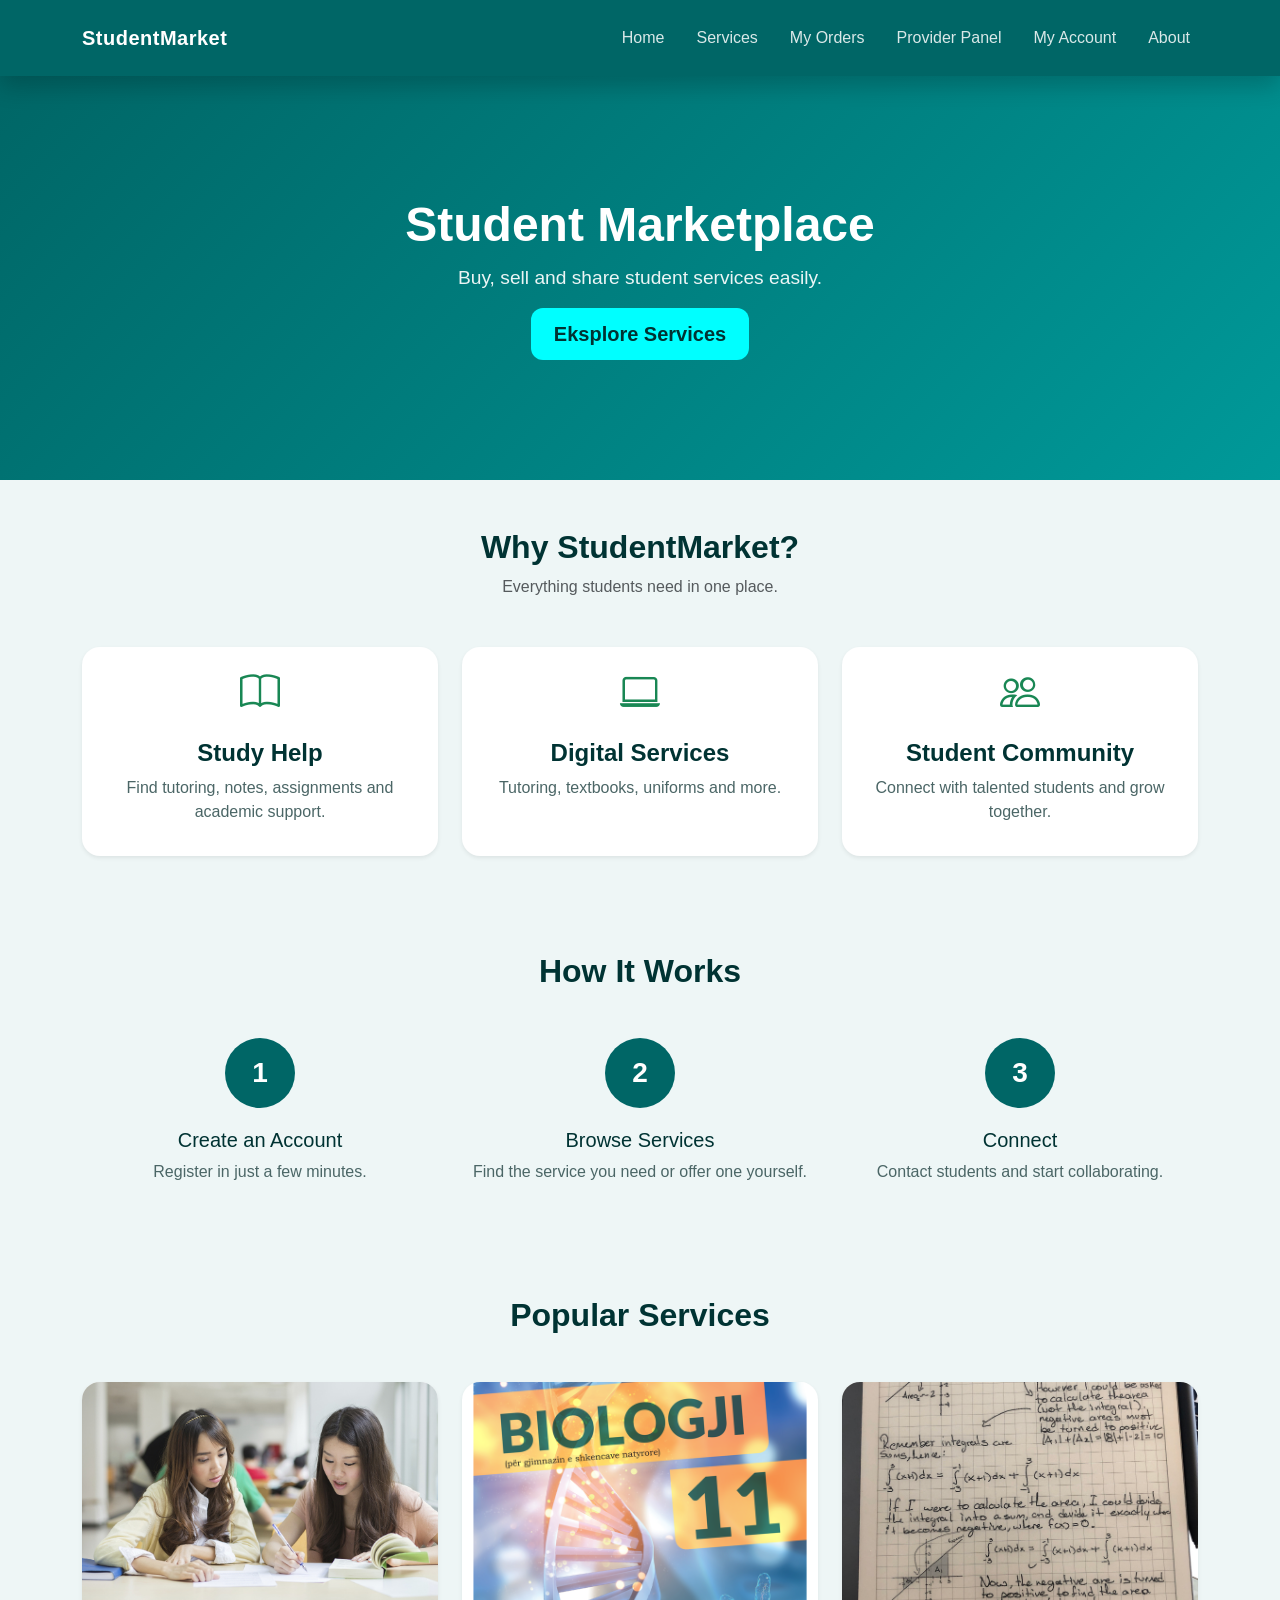
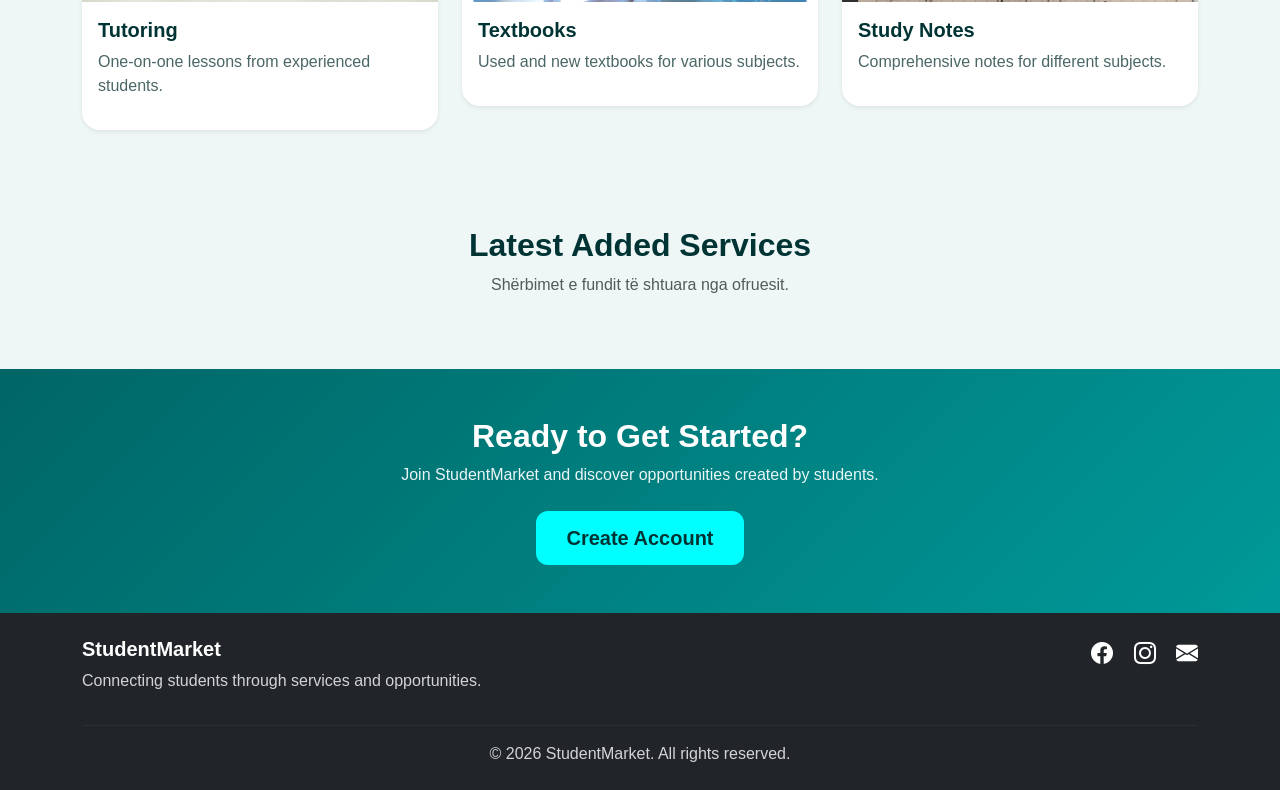
<file: SMcode/index.html>
<!DOCTYPE html>
<html lang="en">
<head>
  <meta charset="UTF-8">
  <meta name="viewport" content="width=device-width, initial-scale=1.0">
  <title>StudentMarket</title>

  <link href="https://cdn.jsdelivr.net/npm/bootstrap@5.3.3/dist/css/bootstrap.min.css" rel="stylesheet">
  <link rel="stylesheet" href="https://cdn.jsdelivr.net/npm/bootstrap-icons@1.11.1/font/bootstrap-icons.css">

  <link rel="stylesheet" href="css/style.css">
</head>

<body>

<nav class="navbar navbar-expand-lg navbar-dark custom-navbar sticky-top">
  <div class="container">
    <a class="navbar-brand" href="index.html">StudentMarket</a>

    <button class="navbar-toggler" type="button" data-bs-toggle="collapse" data-bs-target="#navMenu">
      <span class="navbar-toggler-icon"></span>
    </button>

    <div class="collapse navbar-collapse" id="navMenu">
      <ul class="navbar-nav ms-auto gap-3">
        <li class="nav-item"><a class="nav-link" href="index.html">Home</a></li>
        <li class="nav-item"><a class="nav-link" href="services.html">Services</a></li>
        <li class="nav-item"><a class="nav-link" href="my-orders.html">My Orders</a></li>
        <li class="nav-item"><a class="nav-link" href="provider.html">Provider Panel</a></li>
        <li class="nav-item"><a class="nav-link" href="myaccount.html">My Account</a></li>
        <li class="nav-item"><a class="nav-link" href="about.html">About</a></li>
      </ul>
    </div>
  </div>
</nav>


<!-- HERO -->
<section class="hero">
  <div class="container text-center text-white">

    <h1 class="hero-title">Student Marketplace</h1>

    <p class="hero-text">
      Buy, sell and share student services easily.
    </p>

    <a href="services.html" class="btn btn-main btn-lg">
      Eksplore Services
    </a>

  </div>
</section>

<!-- FEATURES -->
<section class="py-5">
  <div class="container">

    <div class="text-center mb-5">
      <h2>Why StudentMarket?</h2>
      <p class="text-muted">
        Everything students need in one place.
      </p>
    </div>

    <div class="row g-4">

      <div class="col-md-4">
        <div class="card h-100 text-center shadow-sm">
          <div class="card-body">
            <i class="bi bi-book fs-1 text-success"></i>
            <h4 class="mt-3">Study Help</h4>
            <p>Find tutoring, notes, assignments and academic support.</p>
          </div>
        </div>
      </div>

      <div class="col-md-4">
        <div class="card h-100 text-center shadow-sm">
          <div class="card-body">
            <i class="bi bi-laptop fs-1 text-success"></i>
            <h4 class="mt-3">Digital Services</h4>
            <p>Tutoring, textbooks, uniforms and more.</p>
          </div>
        </div>

      </div>

      <div class="col-md-4">
        <div class="card h-100 text-center shadow-sm">
          <div class="card-body">
            <i class="bi bi-people fs-1 text-success"></i>
            <h4 class="mt-3">Student Community</h4>
            <p>Connect with talented students and grow together.</p>
          </div>
        </div>
      </div>

    </div>

  </div>
</section>

<!-- HOW IT WORKS -->
<section class="bg-light py-5">
  <div class="container">

    <div class="text-center mb-5">
      <h2>How It Works</h2>
    </div>

    <div class="row text-center">

      <div class="col-md-4">
        <h3>1</h3>
        <h5>Create an Account</h5>
        <p>Register in just a few minutes.</p>
      </div>

      <div class="col-md-4">
        <h3>2</h3>
        <h5>Browse Services</h5>
        <p>Find the service you need or offer one yourself.</p>
      </div>

      <div class="col-md-4">
        <h3>3</h3>
        <h5>Connect</h5>
        <p>Contact students and start collaborating.</p>
      </div>

    </div>

  </div>
</section>

<!-- FEATURED SERVICES -->
<section class="py-5">
  <div class="container">

    <div class="text-center mb-5">
      <h2>Popular Services</h2>
    </div>

    <div class="row g-4">

      <div class="col-md-4">
        <div class="card shadow-sm">
          <img src="images/tutoring1.jpg" class="card-img-top" alt="">
          <div class="card-body">
            <h5>Tutoring</h5>
            <p>One-on-one lessons from experienced students.</p>
          </div>
        </div>
      </div>

      <div class="col-md-4">
        <div class="card shadow-sm">
          <img src="images/biologjia.png" class="card-img-top" alt="">
          <div class="card-body">
            <h5>Textbooks</h5>
            <p>Used and new textbooks for various subjects.</p>
          </div>
        </div>
      </div>

      <div class="col-md-4">
        <div class="card shadow-sm">
          <img src="images/notes.jpg" class="card-img-top" alt="">
          <div class="card-body">
            <h5>Study Notes</h5>
            <p>Comprehensive notes for different subjects.</p>
          </div>
        </div>
      </div>

    </div>

  </div>
</section>

<!-- LATEST ADDED SERVICES (dynamic - includes anything providers add) -->
<section class="py-5 bg-light">
  <div class="container">

    <div class="text-center mb-5">
      <h2>Latest Added Services</h2>
      <p class="text-muted">Shërbimet e fundit të shtuara nga ofruesit.</p>
    </div>

    <div class="row g-4" id="latest-services-area">
      <!-- filled in by script below -->
    </div>

  </div>
</section>

<!-- CALL TO ACTION -->
<section class="py-5 text-center bg-success text-white">
  <div class="container">

    <h2>Ready to Get Started?</h2>

    <p class="mb-4">
      Join StudentMarket and discover opportunities created by students.
    </p>

    <a href="myaccount.html" class="btn btn-light btn-lg">
      Create Account
    </a>

  </div>
</section>

<!-- FOOTER -->
<footer class="bg-dark text-white py-4">
  <div class="container">

    <div class="row">

      <div class="col-md-6">
        <h5>StudentMarket</h5>
        <p>Connecting students through services and opportunities.</p>
      </div>

      <div class="col-md-6 text-md-end">
        <a href="#" class="text-white me-3"><i class="bi bi-facebook"></i></a>
        <a href="#" class="text-white me-3"><i class="bi bi-instagram"></i></a>
        <a href="#" class="text-white"><i class="bi bi-envelope-fill"></i></a>
      </div>

    </div>

    <hr>

    <p class="text-center mb-0">
      © 2026 StudentMarket. All rights reserved.
    </p>

  </div>
</footer>

<script src="js/data.js"></script>
<script src="https://cdn.jsdelivr.net/npm/bootstrap@5.3.3/dist/js/bootstrap.bundle.min.js"></script>

<script>

  const latestArea = document.getElementById("latest-services-area");
  const allServices = getAllServices();

  // Show the most recently added items first (custom ones have higher/newer ids),
  // capped at 6 so the homepage doesn't get overwhelming.
  const latest = allServices.slice(-6).reverse();

  if (latest.length === 0) {

    latestArea.innerHTML = '<p class="text-muted text-center">No services yet.</p>';

  } else {

    latestArea.innerHTML = latest.map(function (s) {
      return `
        <div class="col-md-4">
          <div class="card shadow-sm h-100">
            <img src="${s.image}" class="card-img-top" alt="${s.name}" style="height:200px;object-fit:cover;">
            <div class="card-body">
              <h5>${s.name}</h5>
              <p class="text-muted mb-1">By: ${s.provider}</p>
              <p class="mb-2">${s.price}€</p>
              <a href="details.html?id=${s.id}" class="btn btn-main btn-sm">View</a>
            </div>
          </div>
        </div>
      `;
    }).join("");

  }

</script>

</body>
</html>
</file>
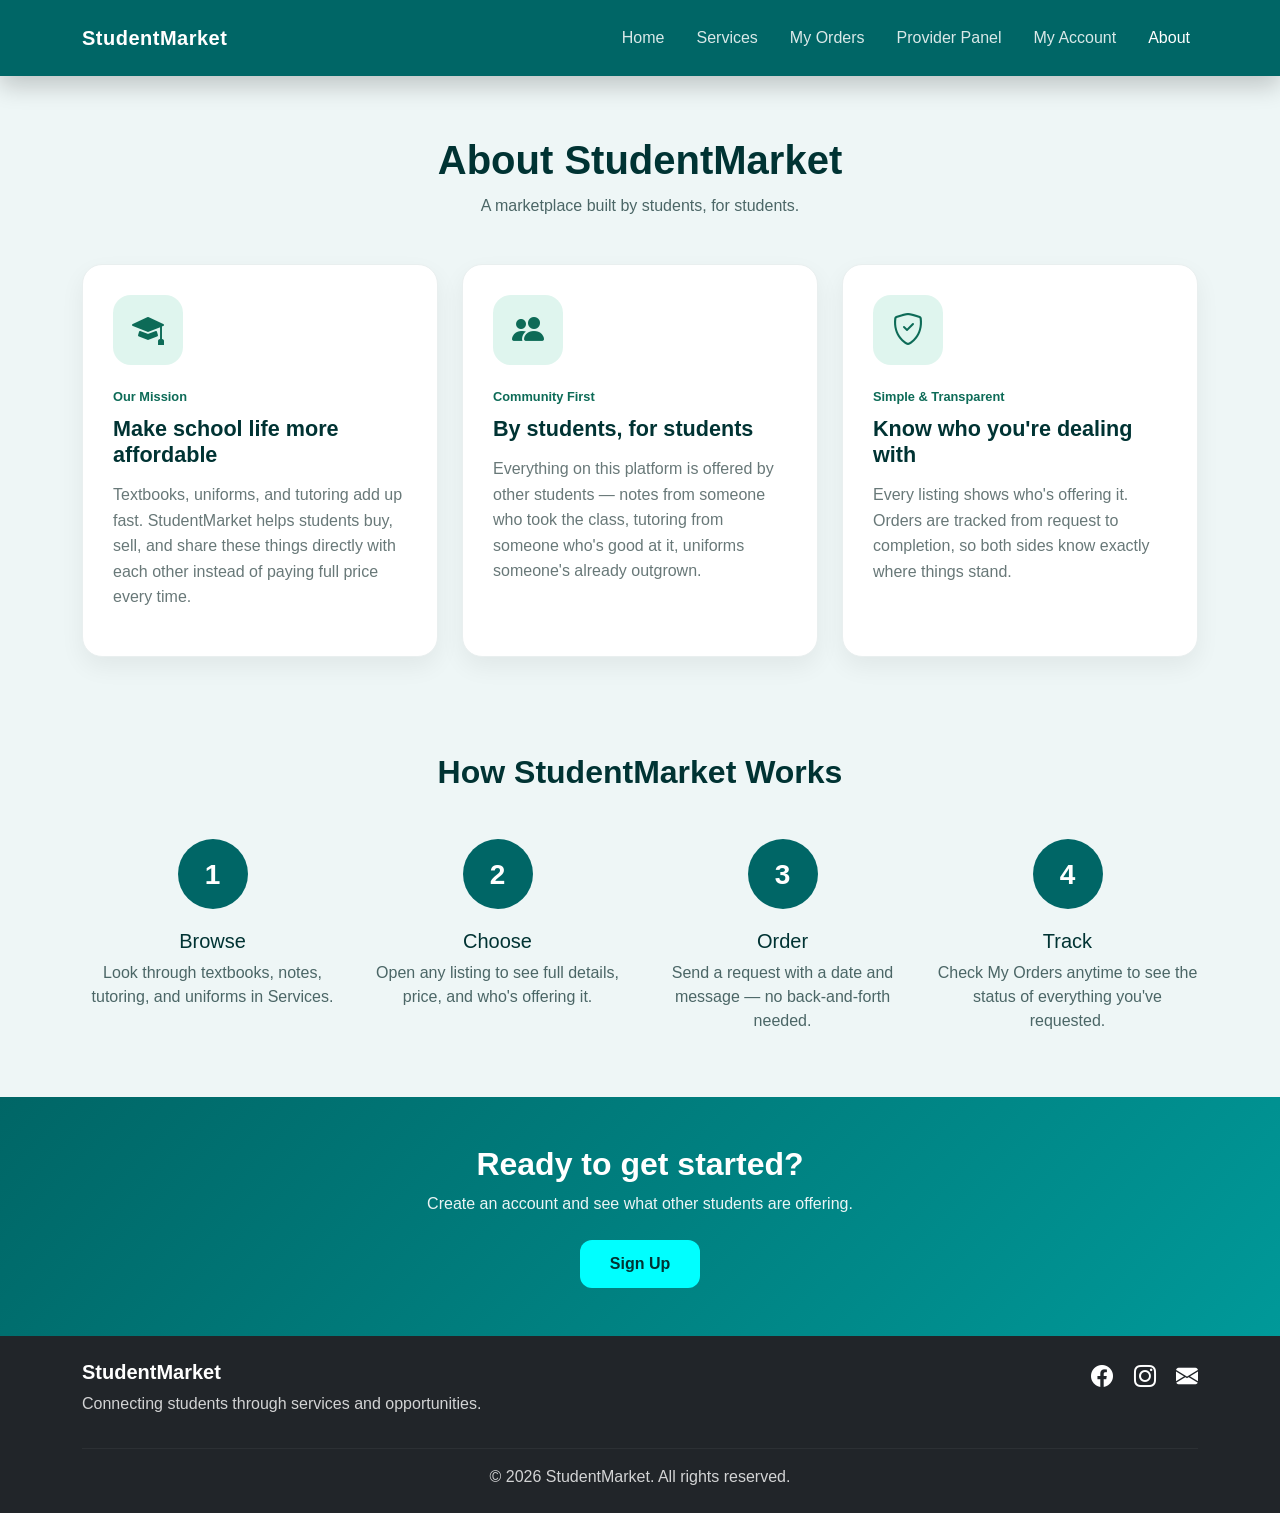
<file: SMcode/about.html>
<!DOCTYPE html>
<html lang="en">
<head>
    <meta charset="UTF-8">
    <meta name="viewport" content="width=device-width, initial-scale=1.0">
    <title>About - StudentMarket</title>
    <link href="https://cdn.jsdelivr.net/npm/bootstrap@5.3.3/dist/css/bootstrap.min.css" rel="stylesheet">
    <link rel="stylesheet" href="https://cdn.jsdelivr.net/npm/bootstrap-icons@1.11.1/font/bootstrap-icons.css">
    <link rel="stylesheet" href="css/style.css">
</head>
<body>
<nav class="navbar navbar-expand-lg navbar-dark custom-navbar sticky-top">
  <div class="container">
    <a class="navbar-brand" href="index.html">StudentMarket</a>

    <button class="navbar-toggler" type="button" data-bs-toggle="collapse" data-bs-target="#navMenu">
      <span class="navbar-toggler-icon"></span>
    </button>

    <div class="collapse navbar-collapse" id="navMenu">
      <ul class="navbar-nav ms-auto gap-3">
        <li class="nav-item"><a class="nav-link" href="index.html">Home</a></li>
        <li class="nav-item"><a class="nav-link" href="services.html">Services</a></li>
        <li class="nav-item"><a class="nav-link" href="my-orders.html">My Orders</a></li>
        <li class="nav-item"><a class="nav-link" href="provider.html">Provider Panel</a></li>
        <li class="nav-item"><a class="nav-link" href="myaccount.html">My Account</a></li>
        <li class="nav-item"><a class="nav-link active" href="about.html">About</a></li>
      </ul>
    </div>
  </div>
</nav>

<!-- PAGE HEADER -->
<div class="page-header">
  <h1 class="page-title">About StudentMarket</h1>
  <p class="page-subtitle">A marketplace built by students, for students.</p>
</div>

<!-- MISSION CARDS -->
<div class="container mb-5">
  <div class="row g-4">

    <div class="col-md-4">
      <div class="card-box">
        <div class="service-icon"><i class="bi bi-mortarboard-fill"></i></div>
        <span class="service-category">Our Mission</span>
        <h4>Make school life more affordable</h4>
        <p>
          Textbooks, uniforms, and tutoring add up fast. StudentMarket helps
          students buy, sell, and share these things directly with each
          other instead of paying full price every time.
        </p>
      </div>
    </div>

    <div class="col-md-4">
      <div class="card-box">
        <div class="service-icon"><i class="bi bi-people-fill"></i></div>
        <span class="service-category">Community First</span>
        <h4>By students, for students</h4>
        <p>
          Everything on this platform is offered by other students — notes
          from someone who took the class, tutoring from someone who's good
          at it, uniforms someone's already outgrown.
        </p>
      </div>
    </div>

    <div class="col-md-4">
      <div class="card-box">
        <div class="service-icon"><i class="bi bi-shield-check"></i></div>
        <span class="service-category">Simple & Transparent</span>
        <h4>Know who you're dealing with</h4>
        <p>
          Every listing shows who's offering it. Orders are tracked from
          request to completion, so both sides know exactly where things
          stand.
        </p>
      </div>
    </div>

  </div>
</div>

<!-- HOW IT WORKS -->
<section class="bg-light py-5">
  <div class="container text-center">
    <h2 class="mb-5">How StudentMarket Works</h2>
    <div class="row g-4">

      <div class="col-md-3">
        <h3>1</h3>
        <h5>Browse</h5>
        <p>Look through textbooks, notes, tutoring, and uniforms in Services.</p>
      </div>

      <div class="col-md-3">
        <h3>2</h3>
        <h5>Choose</h5>
        <p>Open any listing to see full details, price, and who's offering it.</p>
      </div>

      <div class="col-md-3">
        <h3>3</h3>
        <h5>Order</h5>
        <p>Send a request with a date and message — no back-and-forth needed.</p>
      </div>

      <div class="col-md-3">
        <h3>4</h3>
        <h5>Track</h5>
        <p>Check My Orders anytime to see the status of everything you've requested.</p>
      </div>

    </div>
  </div>
</section>

<!-- CTA -->
<section class="bg-success py-5">
  <div class="container text-center">
    <h2>Ready to get started?</h2>
    <p>Create an account and see what other students are offering.</p>
    <a href="signup.html" class="btn btn-light mt-2">Sign Up</a>
  </div>
</section>

<!-- FOOTER -->
<footer class="bg-dark text-white py-4">
  <div class="container">

    <div class="row">

      <div class="col-md-6">
        <h5>StudentMarket</h5>
        <p>Connecting students through services and opportunities.</p>
      </div>

      <div class="col-md-6 text-md-end">
        <a href="#" class="text-white me-3"><i class="bi bi-facebook"></i></a>
        <a href="#" class="text-white me-3"><i class="bi bi-instagram"></i></a>
        <a href="#" class="text-white"><i class="bi bi-envelope-fill"></i></a>
      </div>

    </div>

    <hr>

    <p class="text-center mb-0">
      © 2026 StudentMarket. All rights reserved.
    </p>

  </div>
</footer>
<script src="https://cdn.jsdelivr.net/npm/bootstrap@5.3.3/dist/js/bootstrap.bundle.min.js"></script>
</body>
</html>
</file>
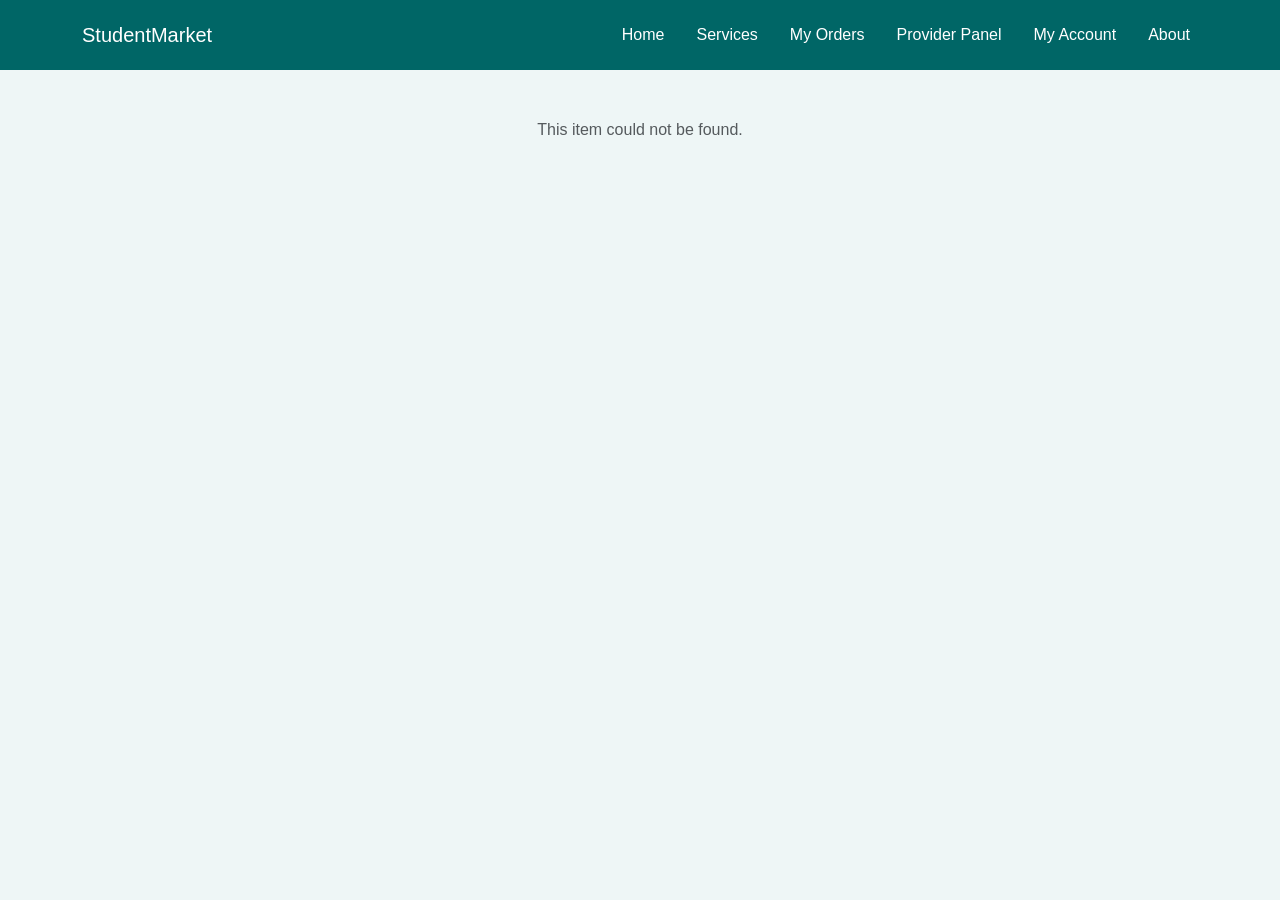
<file: SMcode/details.html>
<!DOCTYPE html>
<html lang="en">
<head>
  <meta charset="UTF-8">
  <meta name="viewport" content="width=device-width, initial-scale=1.0">
  <title>Details - StudentMarket</title>

  <link href="https://cdn.jsdelivr.net/npm/bootstrap@5.3.2/dist/css/bootstrap.min.css" rel="stylesheet">

  <style>

    body {
      background-color: #eef6f6;
      font-family: Arial, sans-serif;
    }

    .custom-navbar {
      background-color: #006666;
      padding: 15px;
    }

    .navbar-brand,
    .nav-link {
      color: white !important;
    }

    .nav-link:hover {
      color: #00ffff !important;
    }

    .btn-main {
      background-color: #00ffff;
      color: #003333;
      border-radius: 10px;
      font-weight: bold;
      padding: 8px 18px;
      border: none;
    }

    .details-image-box {
      background: white;
      border-radius: 18px;
      overflow: hidden;
      box-shadow: 0 6px 20px rgba(0,0,0,0.08);
    }

    .details-image-box img {
      width: 100%;
      height: 430px;
      object-fit: cover;
    }

    .details-card {
      background: white;
      border-radius: 18px;
      box-shadow: 0 6px 20px rgba(0,0,0,0.08);
      padding: 30px;
    }

    .details-category {
      color: #006666;
      font-weight: 700;
      text-transform: capitalize;
    }

    .form-error {
      color: #b00020;
      font-weight: 600;
      font-size: 0.9rem;
      display: none;
    }

  </style>
</head>

<body>

<!-- NAVBAR -->
<nav class="navbar navbar-expand-lg navbar-dark custom-navbar sticky-top">
  <div class="container">
    <a class="navbar-brand" href="index.html">StudentMarket</a>

    <button class="navbar-toggler" type="button" data-bs-toggle="collapse" data-bs-target="#navMenu">
      <span class="navbar-toggler-icon"></span>
    </button>

    <div class="collapse navbar-collapse" id="navMenu">
      <ul class="navbar-nav ms-auto gap-3">
        <li class="nav-item"><a class="nav-link" href="index.html">Home</a></li>
        <li class="nav-item"><a class="nav-link" href="services.html">Services</a></li>
        <li class="nav-item"><a class="nav-link" href="my-orders.html">My Orders</a></li>
        <li class="nav-item"><a class="nav-link" href="provider.html">Provider Panel</a></li>
        <li class="nav-item"><a class="nav-link" href="myaccount.html">My Account</a></li>
        <li class="nav-item"><a class="nav-link" href="about.html">About</a></li>
      </ul>
    </div>
  </div>
</nav>

<!-- CONTENT (filled in by js/details.js once we know which item this is) -->
<div class="container my-5" id="content-area">
  <p class="text-center text-muted">Loading...</p>
</div>

<!-- ORDER MODAL -->
<div class="modal fade" id="orderModal" tabindex="-1">
  <div class="modal-dialog">
    <div class="modal-content" style="border-radius: 16px;">

      <div class="modal-header">
        <h5 class="modal-title">Bëj një Porosi</h5>
        <button type="button" class="btn-close" data-bs-dismiss="modal"></button>
      </div>

      <form id="orderForm" novalidate>
        <div class="modal-body">

          <p class="text-muted mb-3">Duke porositur si: <strong id="orderingAs"></strong></p>

          <div class="mb-3">
            <label class="form-label">Data</label>
            <input type="date" class="form-control" id="orderDate">
            <div class="form-error" id="err-date">Ju lutem zgjidhni një datë.</div>
          </div>

          <div class="mb-3">
            <label class="form-label">Mesazh</label>
            <textarea class="form-control" id="orderMessage" rows="3"></textarea>
            <div class="form-error" id="err-message">Ju lutem shkruani një mesazh.</div>
          </div>

        </div>

        <div class="modal-footer">
          <button type="button" class="btn btn-secondary" data-bs-dismiss="modal">Anulo</button>
          <button type="submit" class="btn btn-main">Dërgo Porosinë</button>
        </div>
      </form>

    </div>
  </div>
</div>

<script src="https://cdn.jsdelivr.net/npm/bootstrap@5.3.2/dist/js/bootstrap.bundle.min.js"></script>
<script src="js/data.js"></script>
<script src="js/details.js"></script>

</body>
</html>
</file>
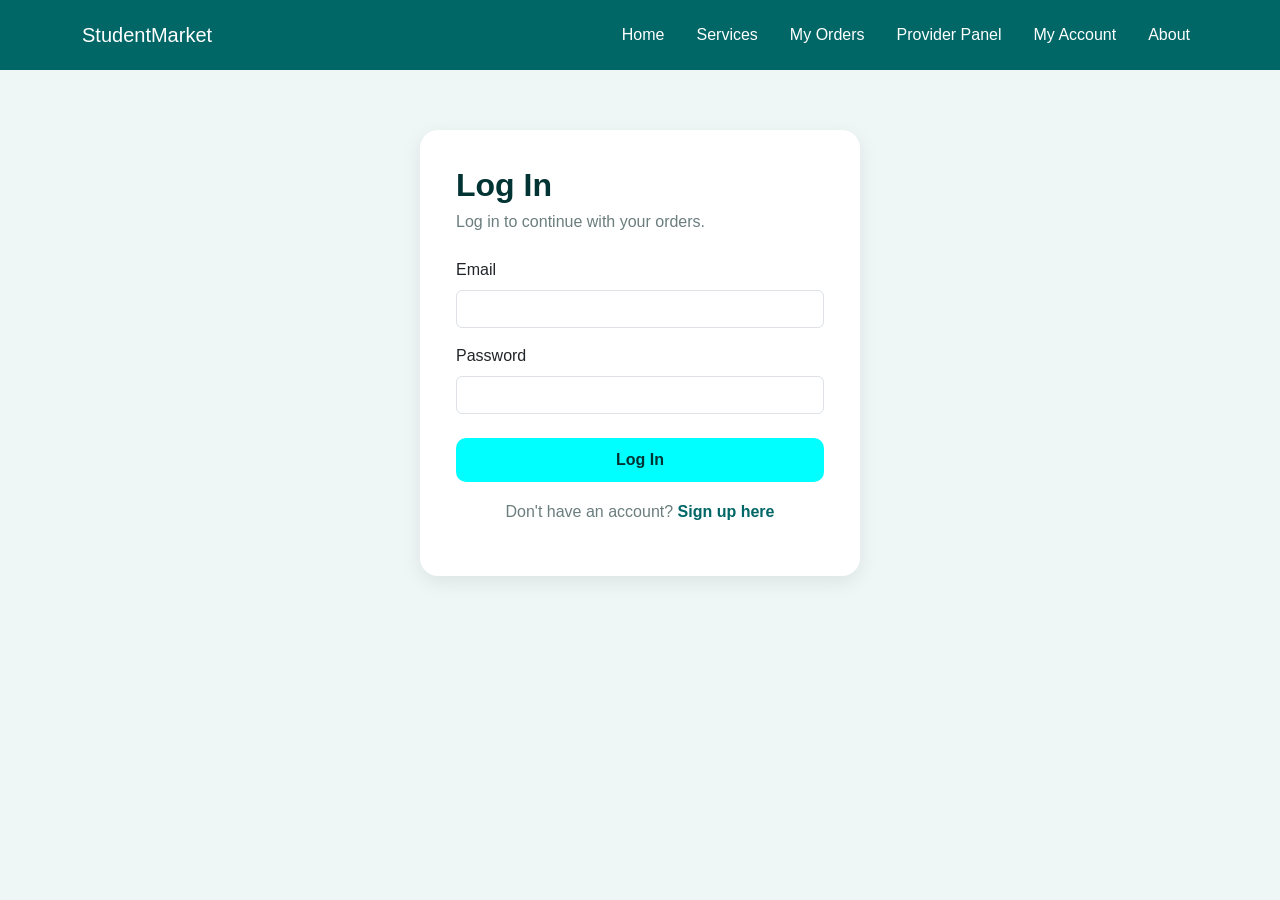
<file: SMcode/login.html>
<!DOCTYPE html>
<html lang="en">
<head>
  <meta charset="UTF-8">
  <meta name="viewport" content="width=device-width, initial-scale=1.0">
  <title>Log In - StudentMarket</title>

  <link href="https://cdn.jsdelivr.net/npm/bootstrap@5.3.2/dist/css/bootstrap.min.css" rel="stylesheet">

  <style>

    body {
      background-color: #eef6f6;
      font-family: Arial, sans-serif;
    }

    .custom-navbar {
      background-color: #006666;
      padding: 15px;
    }

    .navbar-brand,
    .nav-link {
      color: white !important;
    }

    .nav-link:hover {
      color: #00ffff !important;
    }

    .btn-main {
      background-color: #00ffff;
      color: #003333;
      border-radius: 10px;
      font-weight: bold;
      border: none;
      width: 100%;
      padding: 10px;
    }

    .auth-card {
      max-width: 440px;
      margin: 60px auto;
      background: white;
      border-radius: 18px;
      box-shadow: 0 6px 20px rgba(0,0,0,0.08);
      padding: 36px;
    }

    .auth-card h2 {
      color: #003333;
      font-weight: 700;
      margin-bottom: 6px;
    }

    .auth-card p.sub {
      color: #6b7d7d;
      margin-bottom: 24px;
    }

    .form-error {
      color: #b00020;
      font-weight: 600;
      font-size: 0.9rem;
      display: none;
    }

    .switch-link {
      text-align: center;
      margin-top: 18px;
      color: #6b7d7d;
    }

    .switch-link a {
      color: #006666;
      font-weight: 700;
      text-decoration: none;
    }

  </style>
</head>

<body>

<!-- NAVBAR -->
<nav class="navbar navbar-expand-lg navbar-dark custom-navbar sticky-top">
  <div class="container">
    <a class="navbar-brand" href="index.html">StudentMarket</a>

    <button class="navbar-toggler" type="button" data-bs-toggle="collapse" data-bs-target="#navMenu">
      <span class="navbar-toggler-icon"></span>
    </button>

    <div class="collapse navbar-collapse" id="navMenu">
      <ul class="navbar-nav ms-auto gap-3">
        <li class="nav-item"><a class="nav-link" href="index.html">Home</a></li>
        <li class="nav-item"><a class="nav-link" href="services.html">Services</a></li>
        <li class="nav-item"><a class="nav-link" href="my-orders.html">My Orders</a></li>
        <li class="nav-item"><a class="nav-link" href="provider.html">Provider Panel</a></li>
        <li class="nav-item"><a class="nav-link" href="myaccount.html">My Account</a></li>
        <li class="nav-item"><a class="nav-link" href="about.html">About</a></li>
      </ul>
    </div>
  </div>
</nav>

<div class="container">
  <div class="auth-card">

    <h2>Log In</h2>
    <p class="sub">Log in to continue with your orders.</p>

    <form id="loginForm" novalidate>

      <div class="mb-3">
        <label class="form-label">Email</label>
        <input type="email" class="form-control" id="loginEmail">
        <div class="form-error" id="err-email">Please enter your email.</div>
      </div>

      <div class="mb-3">
        <label class="form-label">Password</label>
        <input type="password" class="form-control" id="loginPassword">
        <div class="form-error" id="err-password">Please enter your password.</div>
      </div>

      <div class="form-error" id="err-invalid">Incorrect email or password.</div>

      <button type="submit" class="btn btn-main mt-2">Log In</button>

    </form>

    <p class="switch-link">Don't have an account? <a href="signup.html">Sign up here</a></p>

  </div>
</div>

<script>

  document.getElementById("loginForm").addEventListener("submit", function (e) {

    e.preventDefault();

    const emailEl = document.getElementById("loginEmail");
    const passwordEl = document.getElementById("loginPassword");

    function show(id, isValid) {
      document.getElementById(id).style.display = isValid ? "none" : "block";
      return isValid;
    }

    document.getElementById("err-invalid").style.display = "none";

    let valid = true;
    valid = show("err-email", emailEl.value.trim() !== "") && valid;
    valid = show("err-password", passwordEl.value.trim() !== "") && valid;

    if (!valid) return;

    const users = JSON.parse(localStorage.getItem("users")) || [];
    const email = emailEl.value.trim().toLowerCase();

    const match = users.find(function (u) {
      return u.email === email && u.password === passwordEl.value;
    });

    if (!match) {
      document.getElementById("err-invalid").style.display = "block";
      return;
    }

    localStorage.setItem("username", match.username);
    localStorage.setItem("email", match.email);
    localStorage.setItem("school", match.school);

    window.location.href = "myaccount.html";

  });

</script>

</body>
</html>
</file>
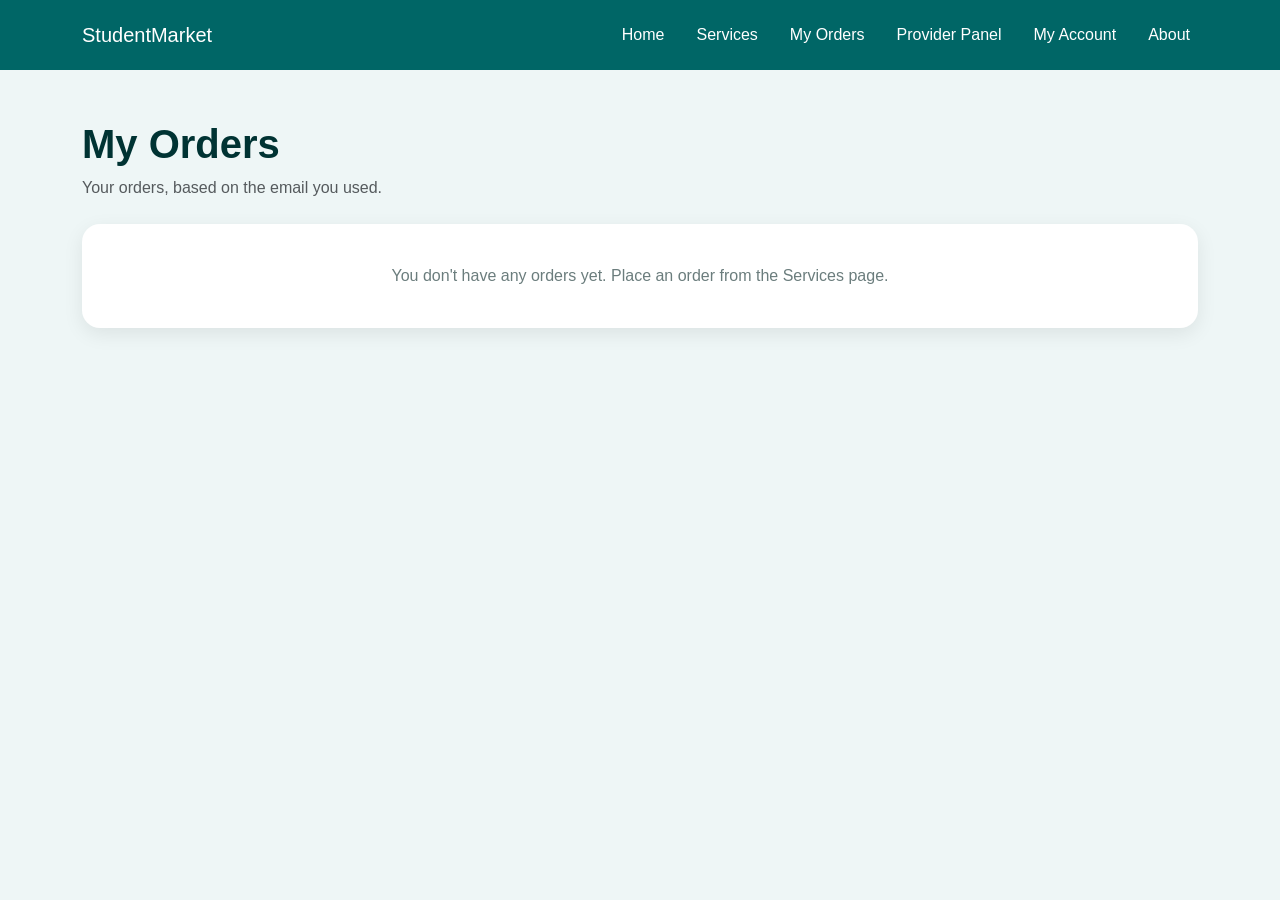
<file: SMcode/my-orders.html>
<!DOCTYPE html>
<html lang="en">
<head>
  <meta charset="UTF-8">
  <meta name="viewport" content="width=device-width, initial-scale=1.0">
  <title>My Orders - StudentMarket</title>

  <link href="https://cdn.jsdelivr.net/npm/bootstrap@5.3.2/dist/css/bootstrap.min.css" rel="stylesheet">

  <style>

    body {
      background-color: #eef6f6;
      font-family: Arial, sans-serif;
    }

    .custom-navbar {
      background-color: #006666;
      padding: 15px;
    }

    .navbar-brand,
    .nav-link {
      color: white !important;
    }

    .nav-link:hover {
      color: #00ffff !important;
    }

    .page-title {
      margin-top: 50px;
      color: #003333;
      font-weight: bold;
    }

    .order-card {
      background: white;
      border-radius: 18px;
      box-shadow: 0 6px 20px rgba(0,0,0,0.08);
      padding: 24px;
    }

    .order-meta {
      color: #006666;
      font-weight: 700;
    }

    .status-badge {
      display: inline-block;
      padding: 5px 14px;
      border-radius: 20px;
      font-size: 0.8rem;
      font-weight: 700;
    }

    .status-pending {
      background: #fff3cd;
      color: #856404;
    }

    .status-done {
      background: #d4edda;
      color: #155724;
    }

    .empty-orders {
      background: white;
      border-radius: 18px;
      box-shadow: 0 6px 20px rgba(0,0,0,0.08);
      padding: 40px;
      text-align: center;
      color: #6b7d7d;
    }

  </style>
</head>

<body>

<!-- NAVBAR -->
<nav class="navbar navbar-expand-lg navbar-dark custom-navbar sticky-top">
  <div class="container">
    <a class="navbar-brand" href="index.html">StudentMarket</a>

    <button class="navbar-toggler" type="button" data-bs-toggle="collapse" data-bs-target="#navMenu">
      <span class="navbar-toggler-icon"></span>
    </button>

    <div class="collapse navbar-collapse" id="navMenu">
      <ul class="navbar-nav ms-auto gap-3">
        <li class="nav-item"><a class="nav-link" href="index.html">Home</a></li>
        <li class="nav-item"><a class="nav-link" href="services.html">Services</a></li>
        <li class="nav-item"><a class="nav-link" href="my-orders.html">My Orders</a></li>
        <li class="nav-item"><a class="nav-link" href="provider.html">Provider Panel</a></li>
        <li class="nav-item"><a class="nav-link" href="myaccount.html">My Account</a></li>
        <li class="nav-item"><a class="nav-link" href="about.html">About</a></li>
      </ul>
    </div>
  </div>
</nav>

<div class="container">

  <h1 class="page-title">My Orders</h1>
  <p class="text-muted mb-4">Your orders, based on the email you used.</p>

  <div id="orders-area"></div>

</div>

<script src="js/data.js"></script>

<script>

  const email = localStorage.getItem("email");
  const area = document.getElementById("orders-area");

  if (!email) {

    area.innerHTML = '<div class="empty-orders">You don\'t have any orders yet. Place an order from the Services page.</div>';

  } else {

    const myOrders = getOrders().filter(function (o) {
      return o.buyerEmail === email;
    });

    if (myOrders.length === 0) {

      area.innerHTML = '<div class="empty-orders">You don\'t have any orders.</div>';

    } else {

      area.innerHTML = myOrders.map(function (o) {

        const statusClass = o.status === "Përfunduar" ? "status-done" : "status-pending";

        return `
          <div class="order-card mb-3">
            <span class="order-meta">${o.serviceName}</span>
            <span class="status-badge ${statusClass} float-end">${o.status}</span>
            <p class="mb-1">Provider: ${o.provider}</p>
            <p class="mb-1">Price: ${o.price}€</p>
            <p class="mb-1">Date: ${o.date}</p>
            <p class="mb-0 text-muted">"${o.message}"</p>
          </div>
        `;

      }).join("");

    }

  }

</script>

</body>
</html>
</file>
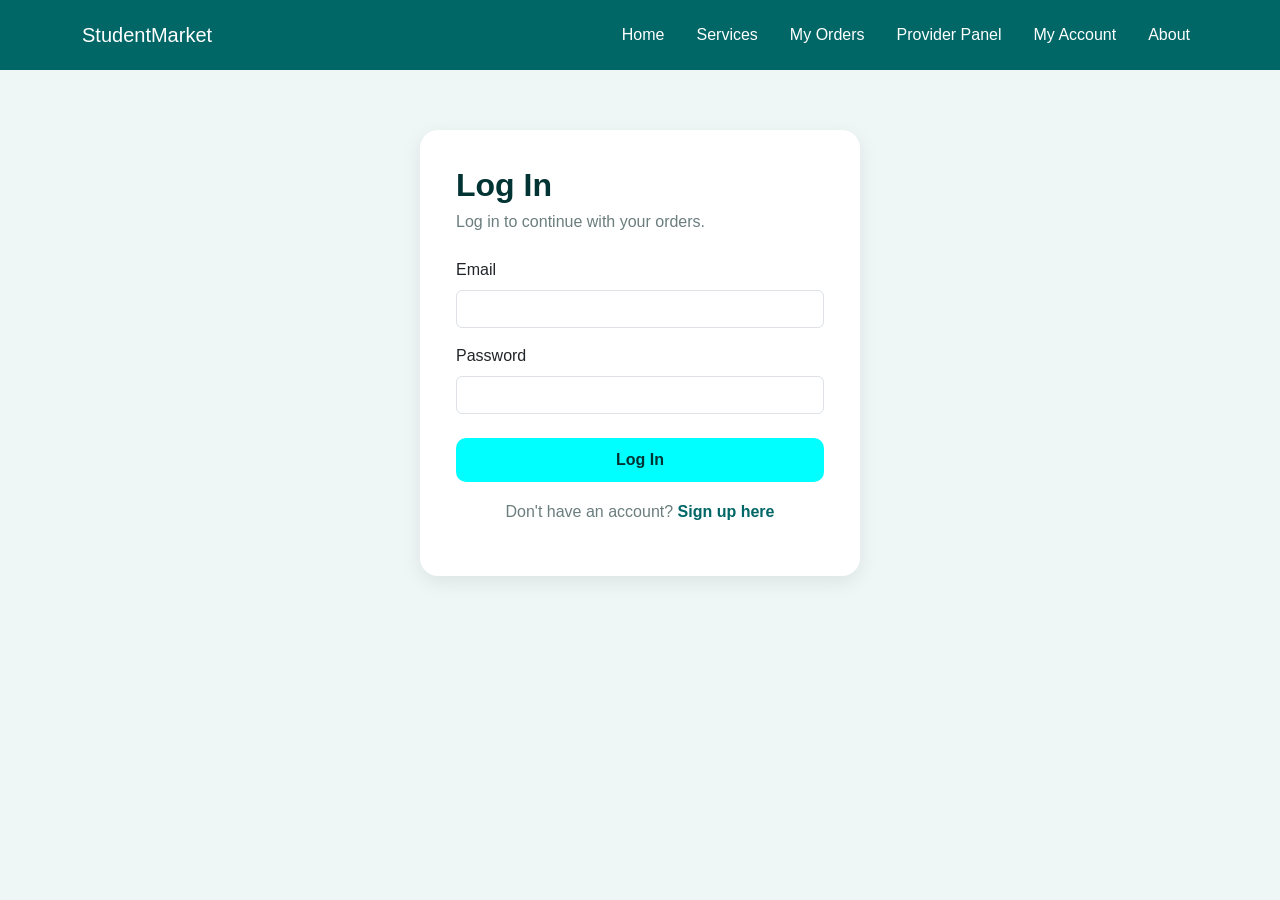
<file: SMcode/myaccount.html>
<!DOCTYPE html>
<html lang="en">
<head>
  <meta charset="UTF-8">
  <meta name="viewport" content="width=device-width, initial-scale=1.0">

  <title>My Account - StudentMarket</title>

  <link href="https://cdn.jsdelivr.net/npm/bootstrap@5.3.3/dist/css/bootstrap.min.css" rel="stylesheet">
  <link rel="stylesheet" href="https://cdn.jsdelivr.net/npm/bootstrap-icons@1.11.1/font/bootstrap-icons.css">

  <style>

    body {
      margin: 0;
      font-family: Arial, sans-serif;
      background: #eef6f6;
    }

    .custom-navbar {
      background: #006666;
      padding: 18px 0;
      box-shadow: 0 12px 30px rgba(0,0,0,0.25);
      border-bottom: 2px solid rgba(0,255,255,0.15);
    }

    .navbar-brand {
      font-size: 1.6rem;
      color: #ffffff !important;
      letter-spacing: 1px;
    }

    .nav-link {
      color: rgba(255,255,255,0.75) !important;
      font-weight: 500;
    }

    .nav-link:hover,
    .nav-link.active {
      color: #ffffff !important;
    }

    .btn-main {
      background: #00ffff;
      color: #003333;
      font-weight: 700;
      padding: 9px 22px;
      border-radius: 12px;
      border: none;
    }

    .account-header {
      background: linear-gradient(135deg, #006666, #009999);
      padding: 70px 0 100px;
      text-align: center;
    }

    .account-header h1 {
      color: #ffffff;
      font-weight: 800;
      font-size: 2.2rem;
      margin-bottom: 8px;
    }

    .account-header p {
      color: rgba(255,255,255,0.9);
      margin: 0;
    }

    .account-card {
      max-width: 640px;
      margin: -70px auto 60px;
      background: #ffffff;
      border-radius: 20px;
      box-shadow: 0 12px 30px rgba(0,0,0,0.1);
      padding: 40px;
      position: relative;
    }

    .account-avatar-wrap {
      text-align: center;
      margin-top: -90px;
      margin-bottom: 20px;
    }

    .account-avatar {
      width: 130px;
      height: 130px;
      border-radius: 50%;
      object-fit: cover;
      border: 5px solid #ffffff;
      box-shadow: 0 8px 20px rgba(0,0,0,0.15);
      background: #eef6f6;
    }

    .account-name {
      text-align: center;
      color: #003333;
      font-weight: 700;
      font-size: 1.6rem;
      margin-bottom: 4px;
    }

    .account-email {
      text-align: center;
      color: #6b7d7d;
      margin-bottom: 30px;
    }

    .account-divider {
      border: none;
      border-top: 1px solid #e9efef;
      margin: 25px 0;
    }

    .account-info-row {
      display: flex;
      align-items: center;
      gap: 16px;
      padding: 14px 0;
    }

    .account-info-icon {
      width: 46px;
      height: 46px;
      min-width: 46px;
      border-radius: 12px;
      background: #dff5ee;
      color: #0d6b57;
      display: flex;
      align-items: center;
      justify-content: center;
      font-size: 1.2rem;
    }

    .account-info-label {
      font-size: 0.8rem;
      font-weight: 600;
      color: #0d6b57;
      text-transform: uppercase;
      letter-spacing: 0.5px;
      margin-bottom: 2px;
    }

    .account-info-value {
      color: #003333;
      font-weight: 600;
    }

    .account-actions {
      margin-top: 30px;
      display: flex;
      gap: 14px;
      flex-wrap: wrap;
    }

    .btn-outline-account {
      border: 2px solid #006666;
      color: #006666;
      font-weight: 700;
      border-radius: 12px;
      padding: 10px 22px;
      background: transparent;
      text-decoration: none;
    }

    .btn-outline-account:hover {
      background: #006666;
      color: #ffffff;
    }

    .btn-logout {
      border: 2px solid #b00020;
      color: #b00020;
      font-weight: 700;
      border-radius: 12px;
      padding: 10px 22px;
      background: transparent;
    }

    .btn-logout:hover {
      background: #b00020;
      color: #ffffff;
    }

  </style>
</head>
<body>

<nav class="navbar navbar-expand-lg navbar-dark custom-navbar sticky-top">
  <div class="container">
    <a class="navbar-brand" href="index.html">StudentMarket</a>

    <button class="navbar-toggler" type="button" data-bs-toggle="collapse" data-bs-target="#navMenu">
      <span class="navbar-toggler-icon"></span>
    </button>

    <div class="collapse navbar-collapse" id="navMenu">
      <ul class="navbar-nav ms-auto gap-3">
        <li class="nav-item"><a class="nav-link" href="index.html">Home</a></li>
        <li class="nav-item"><a class="nav-link" href="services.html">Services</a></li>
        <li class="nav-item"><a class="nav-link" href="my-orders.html">My Orders</a></li>
        <li class="nav-item"><a class="nav-link" href="provider.html">Provider Panel</a></li>
        <li class="nav-item"><a class="nav-link active" href="myaccount.html">My Account</a></li>
        <li class="nav-item"><a class="nav-link" href="about.html">About</a></li>
      </ul>
    </div>
  </div>
</nav>

<div class="account-header">
  <h1>My Account</h1>
  <p>Manage your StudentMarket profile</p>
</div>

<div class="container">
  <div class="account-card">

    <div class="account-avatar-wrap">
      <img src="images/profile.png" alt="Profile Picture" class="account-avatar">
    </div>

    <h3 class="account-name" id="username">-</h3>
    <p class="account-email" id="email">-</p>

    <hr class="account-divider">

    <div class="account-info-row">
      <div class="account-info-icon"><i class="bi bi-mortarboard-fill"></i></div>
      <div>
        <div class="account-info-label">School</div>
        <div class="account-info-value" id="school">-</div>
      </div>
    </div>

    <hr class="account-divider">

    <div class="account-actions">
      <a href="my-orders.html" class="btn btn-main"><i class="bi bi-box-seam me-1"></i> My Orders</a>
      <button class="btn btn-logout" id="logoutBtn"><i class="bi bi-box-arrow-right me-1"></i> Log Out</button>
    </div>

  </div>
</div>

<script>

  // Require login: if no one is signed in, send them to login.html
  const username = localStorage.getItem("username");
  const email = localStorage.getItem("email");
  const school = localStorage.getItem("school");

  if (!email) {
    window.location.href = "login.html";
  } else {
    document.getElementById("username").textContent = username || "Guest User";
    document.getElementById("email").textContent = email;
    document.getElementById("school").textContent = school || "Not set";
  }

  document.getElementById("logoutBtn").addEventListener("click", function () {
    localStorage.removeItem("username");
    localStorage.removeItem("email");
    localStorage.removeItem("school");
    window.location.href = "login.html";
  });

</script>

<footer class="bg-dark text-white py-4">
  <div class="container">
    <div class="row">
      <div class="col-md-6">
        <h5>StudentMarket</h5>
        <p>Connecting students through services and opportunities.</p>
      </div>
      <div class="col-md-6 text-md-end">
        <a href="#" class="text-white me-3"><i class="bi bi-facebook"></i></a>
        <a href="#" class="text-white me-3"><i class="bi bi-instagram"></i></a>
        <a href="#" class="text-white"><i class="bi bi-envelope-fill"></i></a>
      </div>
    </div>
    <hr>
    <p class="text-center mb-0">© 2026 StudentMarket. All rights reserved.</p>
  </div>
</footer>
</body>
</html>
</file>
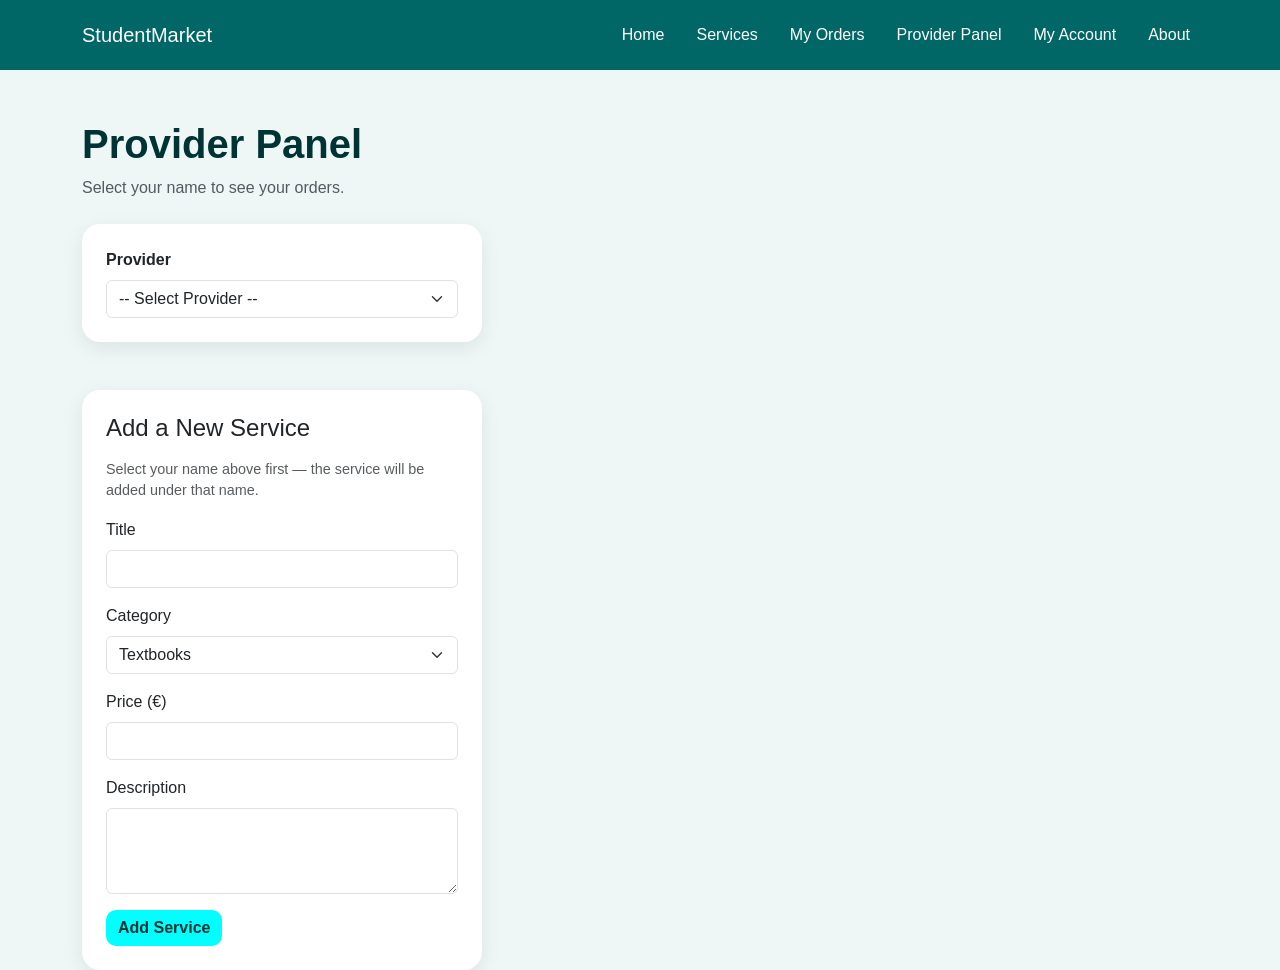
<file: SMcode/provider.html>
<!DOCTYPE html>
<html lang="en">
<head>
  <meta charset="UTF-8">
  <meta name="viewport" content="width=device-width, initial-scale=1.0">
  <title>Provider Panel - StudentMarket</title>

  <link href="https://cdn.jsdelivr.net/npm/bootstrap@5.3.2/dist/css/bootstrap.min.css" rel="stylesheet">

  <style>

    body {
      background-color: #eef6f6;
      font-family: Arial, sans-serif;
    }

    .custom-navbar {
      background-color: #006666;
      padding: 15px;
    }

    .navbar-brand,
    .nav-link {
      color: white !important;
    }

    .nav-link:hover {
      color: #00ffff !important;
    }

    .page-title {
      margin-top: 50px;
      color: #003333;
      font-weight: bold;
    }

    .provider-select-box {
      background: white;
      border-radius: 18px;
      box-shadow: 0 6px 20px rgba(0,0,0,0.08);
      padding: 24px;
      max-width: 400px;
    }

    .order-card {
      background: white;
      border-radius: 18px;
      box-shadow: 0 6px 20px rgba(0,0,0,0.08);
      padding: 24px;
    }

    .order-meta {
      color: #006666;
      font-weight: 700;
    }

    .status-badge {
      display: inline-block;
      padding: 5px 14px;
      border-radius: 20px;
      font-size: 0.8rem;
      font-weight: 700;
    }

    .status-pending {
      background: #fff3cd;
      color: #856404;
    }

    .status-done {
      background: #d4edda;
      color: #155724;
    }

    .btn-main {
      background-color: #00ffff;
      color: #003333;
      border-radius: 10px;
      font-weight: bold;
      border: none;
    }

    .empty-orders {
      background: white;
      border-radius: 18px;
      box-shadow: 0 6px 20px rgba(0,0,0,0.08);
      padding: 40px;
      text-align: center;
      color: #6b7d7d;
    }

    .form-error {
      color: #b00020;
      font-weight: 600;
      font-size: 0.9rem;
      display: none;
    }

  </style>
</head>

<body>

<!-- NAVBAR -->
<nav class="navbar navbar-expand-lg navbar-dark custom-navbar sticky-top">
  <div class="container">
    <a class="navbar-brand" href="index.html">StudentMarket</a>

    <button class="navbar-toggler" type="button" data-bs-toggle="collapse" data-bs-target="#navMenu">
      <span class="navbar-toggler-icon"></span>
    </button>

    <div class="collapse navbar-collapse" id="navMenu">
      <ul class="navbar-nav ms-auto gap-3">
        <li class="nav-item"><a class="nav-link" href="index.html">Home</a></li>
        <li class="nav-item"><a class="nav-link" href="services.html">Services</a></li>
        <li class="nav-item"><a class="nav-link" href="my-orders.html">My Orders</a></li>
        <li class="nav-item"><a class="nav-link" href="provider.html">Provider Panel</a></li>
        <li class="nav-item"><a class="nav-link" href="myaccount.html">My Account</a></li>
        <li class="nav-item"><a class="nav-link" href="about.html">About</a></li>
      </ul>
    </div>
  </div>
</nav>

<div class="container">

  <h1 class="page-title">Provider Panel</h1>
  <p class="text-muted mb-4">Select your name to see your orders.</p>

  <div class="provider-select-box mb-4">
    <label class="form-label fw-bold">Provider</label>
    <select class="form-select" id="providerSelect">
      <option value="">-- Select Provider --</option>
    </select>
  </div>

  <div id="orders-area"></div>

  <div class="provider-select-box mt-5">
    <h4 class="mb-3">Add a New Service</h4>
    <p class="text-muted" style="font-size: 0.9rem;">Select your name above first — the service will be added under that name.</p>

    <form id="addServiceForm" novalidate>

      <div class="mb-3">
        <label class="form-label">Title</label>
        <input type="text" class="form-control" id="newTitle">
        <div class="form-error" id="err-title">Please enter a title.</div>
      </div>

      <div class="mb-3">
        <label class="form-label">Category</label>
        <select class="form-select" id="newCategory">
          <option value="textbooks">Textbooks</option>
          <option value="notes">Notes</option>
          <option value="tutoring">Tutoring</option>
          <option value="uniforms">Uniforms</option>
        </select>
      </div>

      <div class="mb-3">
        <label class="form-label">Price (€)</label>
        <input type="number" step="0.01" min="0" class="form-control" id="newPrice">
        <div class="form-error" id="err-price">Please enter a valid price.</div>
      </div>

      <div class="mb-3">
        <label class="form-label">Description</label>
        <textarea class="form-control" id="newDescription" rows="3"></textarea>
        <div class="form-error" id="err-description">Please enter a description.</div>
      </div>

      <div class="form-error" id="err-no-provider">Please select your name above first.</div>

      <button type="submit" class="btn btn-main">Add Service</button>

    </form>
  </div>

</div>

<script src="js/data.js"></script>

<script>

  const select = document.getElementById("providerSelect");
  const area = document.getElementById("orders-area");

  // Fill dropdown from PROVIDERS in data.js
  PROVIDERS.forEach(function (name) {
    const opt = document.createElement("option");
    opt.value = name;
    opt.textContent = name;
    select.appendChild(opt);
  });

  function renderOrdersFor(providerName) {

    if (!providerName) {
      area.innerHTML = "";
      return;
    }

    const orders = getOrders().filter(function (o) {
      return o.provider === providerName;
    });

    if (orders.length === 0) {
      area.innerHTML = '<div class="empty-orders">No orders for this provider.</div>';
      return;
    }

    area.innerHTML = orders.map(function (o) {

      const statusClass = o.status === "Përfunduar" ? "status-done" : "status-pending";
      const nextStatus = o.status === "Përfunduar" ? "Në pritje" : "Përfunduar";

      return `
        <div class="order-card mb-3">
          <span class="order-meta">${o.serviceName}</span>
          <span class="status-badge ${statusClass} float-end">${o.status}</span>
          <p class="mb-1">Customer: ${o.buyerName} (${o.buyerEmail})</p>
          <p class="mb-1">Price: ${o.price}€</p>
          <p class="mb-1">Date: ${o.date}</p>
          <p class="mb-3 text-muted">"${o.message}"</p>
          <button class="btn btn-main btn-sm" onclick="toggleStatus('${o.id}')">
            Mark as ${nextStatus}
          </button>
        </div>
      `;

    }).join("");

  }

  function toggleStatus(orderId) {

    const orders = getOrders();
    const order = orders.find(function (o) { return o.id === orderId; });

    if (order) {
      order.status = order.status === "Përfunduar" ? "Në pritje" : "Përfunduar";
      saveOrders(orders);
      renderOrdersFor(select.value);
    }

  }

  select.addEventListener("change", function () {
    renderOrdersFor(select.value);
  });

  document.getElementById("addServiceForm").addEventListener("submit", function (e) {

    e.preventDefault();

    const titleEl = document.getElementById("newTitle");
    const categoryEl = document.getElementById("newCategory");
    const priceEl = document.getElementById("newPrice");
    const descriptionEl = document.getElementById("newDescription");

    function show(id, isValid) {
      document.getElementById(id).style.display = isValid ? "none" : "block";
      return isValid;
    }

    let valid = true;
    valid = show("err-no-provider", select.value !== "") && valid;
    valid = show("err-title", titleEl.value.trim() !== "") && valid;
    valid = show("err-price", priceEl.value !== "" && parseFloat(priceEl.value) >= 0) && valid;
    valid = show("err-description", descriptionEl.value.trim() !== "") && valid;

    if (!valid) return;

    const newService = {
      id: generateServiceId(),
      category: categoryEl.value,
      name: titleEl.value.trim(),
      provider: select.value,
      price: parseFloat(priceEl.value),
      image: "images/placeholder.png",
      description: descriptionEl.value.trim()
    };

    saveCustomService(newService);

    alert("Service added successfully!");
    document.getElementById("addServiceForm").reset();

  });

</script>

</body>
</html>
</file>
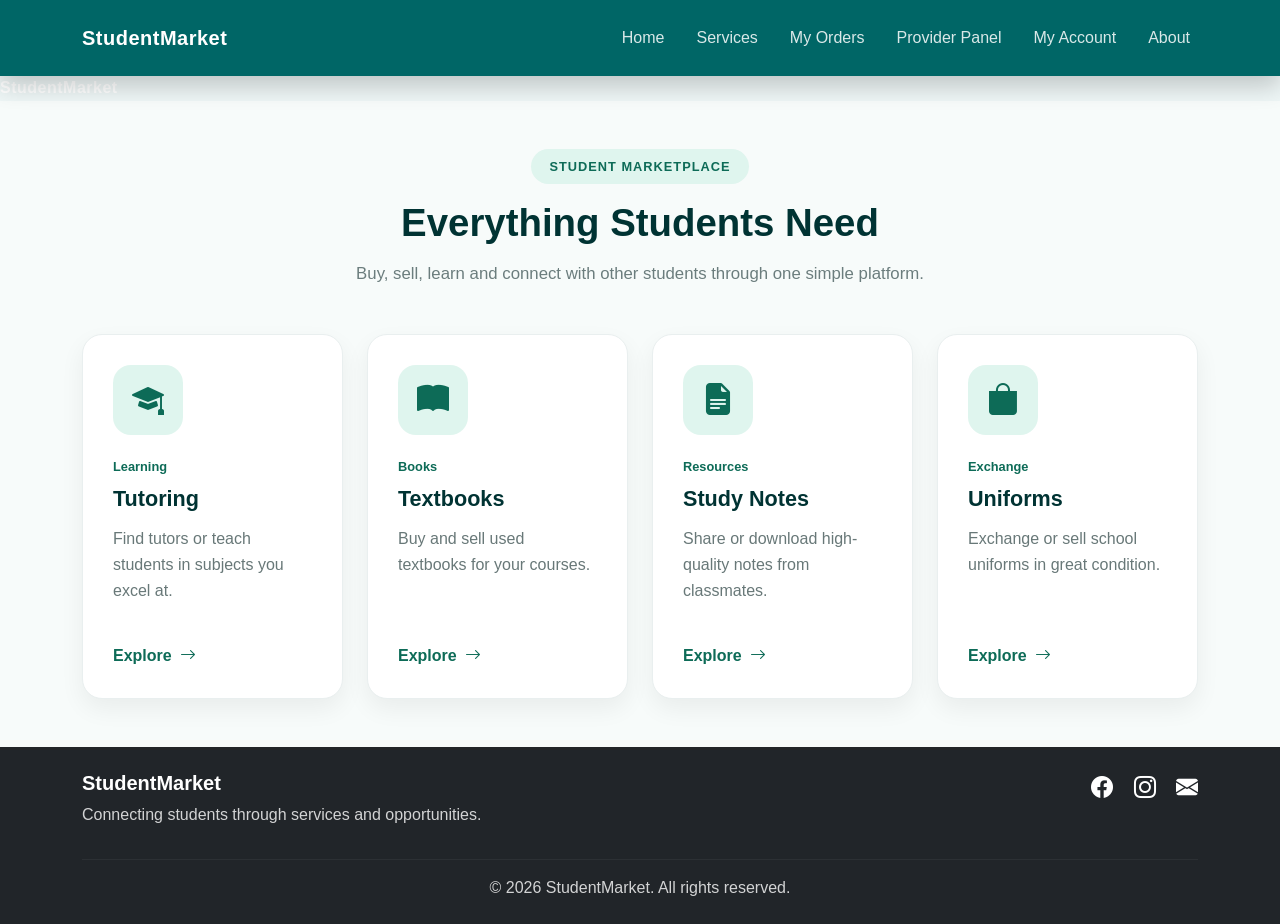
<file: SMcode/services.html>
<!DOCTYPE html>
<html lang="en">
<head>
  <meta charset="UTF-8">
  <meta name="viewport" content="width=device-width, initial-scale=1.0">
  <title>Services</title>

  <link href="https://cdn.jsdelivr.net/npm/bootstrap@5.3.3/dist/css/bootstrap.min.css" rel="stylesheet">
  <link rel="stylesheet" href="https://cdn.jsdelivr.net/npm/bootstrap-icons@1.11.1/font/bootstrap-icons.css">

  <link rel="stylesheet" href="css/style.css">
</head>

<body>

<!-- NAVBAR -->
<nav class="navbar navbar-expand-lg navbar-dark custom-navbar sticky-top">
  <div class="container">
    <a class="navbar-brand" href="index.html">StudentMarket</a>

    <button class="navbar-toggler" type="button" data-bs-toggle="collapse" data-bs-target="#navMenu">
      <span class="navbar-toggler-icon"></span>
    </button>

    <div class="collapse navbar-collapse" id="navMenu">
      <ul class="navbar-nav ms-auto gap-3">
        <li class="nav-item"><a class="nav-link" href="index.html">Home</a></li>
        <li class="nav-item"><a class="nav-link" href="services.html">Services</a></li>
        <li class="nav-item"><a class="nav-link" href="my-orders.html">My Orders</a></li>
        <li class="nav-item"><a class="nav-link" href="provider.html">Provider Panel</a></li>
        <li class="nav-item"><a class="nav-link" href="myaccount.html">My Account</a></li>
        <li class="nav-item"><a class="nav-link" href="about.html">About</a></li>
      </ul>
    </div>
  </div>
</nav>


    <a class="navbar-brand" href="index.html">
      StudentMarket
    </a>

    <button class="navbar-toggler" type="button" data-bs-toggle="collapse" data-bs-target="#navMenu">
      <span class="navbar-toggler-icon"></span>
    </button>

    <div class="collapse navbar-collapse" id="navMenu">

      <ul class="navbar-nav ms-auto gap-3">

        <li class="nav-item">
          <a class="nav-link active" href="index.html">Home</a>
        </li>

        <li class="nav-item">
          <a class="nav-link" href="services.html">Services</a>
        </li>

        <li class="nav-item">
          <a class="nav-link" href="myaccount.html">My Account</a>
        </li>

        <li class="nav-item">
          <a class="nav-link" href="about.html">About</a>
        </li>

      </ul>

    </div>

  </div>
</nav>

<!-- TITLE -->
<section class="services-section py-5">

    <div class="container">

        <div class="services-header text-center mb-5">
            <span class="services-badge">STUDENT MARKETPLACE</span>

            <h2 class="services-title mt-3">
                Everything Students Need
            </h2>

            <p class="services-subtitle">
                Buy, sell, learn and connect with other students through one
                simple platform.
            </p>
        </div>

        <div class="row g-4">

            <!-- Tutoring -->

            <div class="col-lg-3 col-md-6">
                <a class="card-box" href="services/tutoring.html">

                    <div class="service-icon">
                        <i class="bi bi-mortarboard-fill"></i>
                    </div>

                    <span class="service-category">
                        Learning
                    </span>

                    <h4>Tutoring</h4>

                    <p>
                        Find tutors or teach students in subjects you excel at.
                    </p>

                    <div class="service-link">
                        Explore
                        <i class="bi bi-arrow-right"></i>
                    </div>

                </a>
            </div>

            <!-- Textbooks -->

            <div class="col-lg-3 col-md-6">
                <a class="card-box" href="services/textbooks.html">

                    <div class="service-icon">
                        <i class="bi bi-book-fill"></i>
                    </div>

                    <span class="service-category">
                        Books
                    </span>

                    <h4>Textbooks</h4>

                    <p>
                        Buy and sell used textbooks for your courses.
                    </p>

                    <div class="service-link">
                        Explore
                        <i class="bi bi-arrow-right"></i>
                    </div>

                </a>
            </div>

            <!-- Notes -->

            <div class="col-lg-3 col-md-6">
                <a class="card-box" href="services/notes.html">

                    <div class="service-icon">
                        <i class="bi bi-file-earmark-text-fill"></i>
                    </div>

                    <span class="service-category">
                        Resources
                    </span>

                    <h4>Study Notes</h4>

                    <p>
                        Share or download high-quality notes from classmates.
                    </p>

                    <div class="service-link">
                        Explore
                        <i class="bi bi-arrow-right"></i>
                    </div>

                </a>
            </div>

            <!-- Uniforms -->

            <div class="col-lg-3 col-md-6">
                <a class="card-box" href="services/uniforms.html">

                    <div class="service-icon">
                        <i class="bi bi-bag-fill"></i>
                    </div>

                    <span class="service-category">
                        Exchange
                    </span>

                    <h4>Uniforms</h4>

                    <p>
                        Exchange or sell school uniforms in great condition.
                    </p>

                    <div class="service-link">
                        Explore
                        <i class="bi bi-arrow-right"></i>
                    </div>

                </a>
            </div>

        </div>

    </div>

</section>
<!-- FOOTER -->
<footer class="bg-dark text-white py-4">
  <div class="container">

    <div class="row">

      <div class="col-md-6">
        <h5>StudentMarket</h5>
        <p>Connecting students through services and opportunities.</p>
      </div>

      <div class="col-md-6 text-md-end">
        <a href="#" class="text-white me-3"><i class="bi bi-facebook"></i></a>
        <a href="#" class="text-white me-3"><i class="bi bi-instagram"></i></a>
        <a href="#" class="text-white"><i class="bi bi-envelope-fill"></i></a>
      </div>

    </div>

    <hr>

    <p class="text-center mb-0">
      © 2026 StudentMarket. All rights reserved.
    </p>

  </div>
</footer>
</body>
</html>
</file>
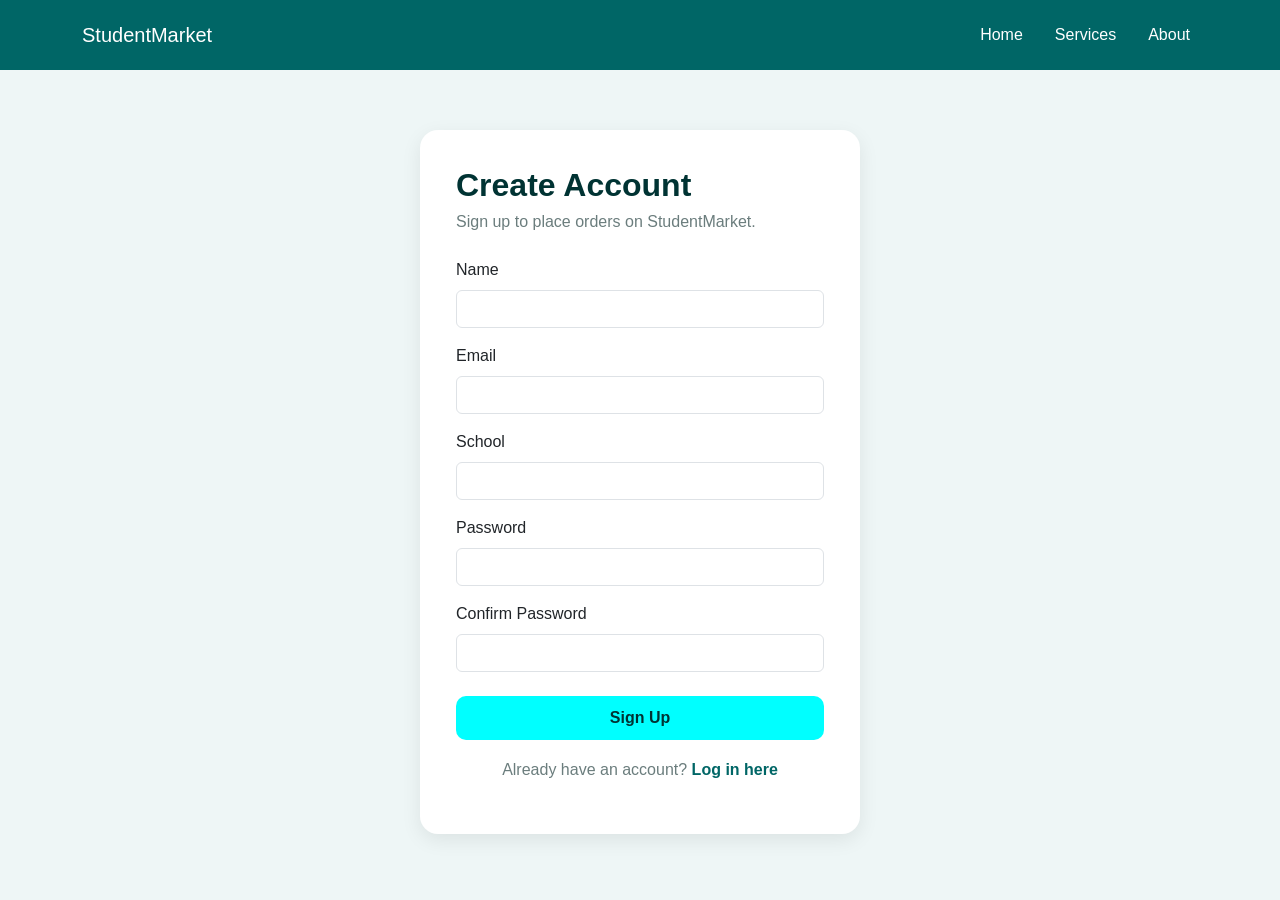
<file: SMcode/signup.html>
<!DOCTYPE html>
<html lang="en">
<head>
  <meta charset="UTF-8">
  <meta name="viewport" content="width=device-width, initial-scale=1.0">
  <title>Sign Up - StudentMarket</title>

  <link href="https://cdn.jsdelivr.net/npm/bootstrap@5.3.2/dist/css/bootstrap.min.css" rel="stylesheet">

  <style>

    body {
      background-color: #eef6f6;
      font-family: Arial, sans-serif;
    }

    .custom-navbar {
      background-color: #006666;
      padding: 15px;
    }

    .navbar-brand,
    .nav-link {
      color: white !important;
    }

    .nav-link:hover {
      color: #00ffff !important;
    }

    .btn-main {
      background-color: #00ffff;
      color: #003333;
      border-radius: 10px;
      font-weight: bold;
      border: none;
      width: 100%;
      padding: 10px;
    }

    .auth-card {
      max-width: 440px;
      margin: 60px auto;
      background: white;
      border-radius: 18px;
      box-shadow: 0 6px 20px rgba(0,0,0,0.08);
      padding: 36px;
    }

    .auth-card h2 {
      color: #003333;
      font-weight: 700;
      margin-bottom: 6px;
    }

    .auth-card p.sub {
      color: #6b7d7d;
      margin-bottom: 24px;
    }

    .form-error {
      color: #b00020;
      font-weight: 600;
      font-size: 0.9rem;
      display: none;
    }

    .switch-link {
      text-align: center;
      margin-top: 18px;
      color: #6b7d7d;
    }

    .switch-link a {
      color: #006666;
      font-weight: 700;
      text-decoration: none;
    }

  </style>
</head>

<body>

<!-- NAVBAR -->
<nav class="navbar navbar-expand-lg navbar-dark custom-navbar sticky-top">
  <div class="container">
    <a class="navbar-brand" href="index.html">StudentMarket</a>

    <button class="navbar-toggler" type="button" data-bs-toggle="collapse" data-bs-target="#navMenu">
      <span class="navbar-toggler-icon"></span>
    </button>

    <div class="collapse navbar-collapse" id="navMenu">
      <ul class="navbar-nav ms-auto gap-3">
        <li class="nav-item"><a class="nav-link" href="index.html">Home</a></li>
        <li class="nav-item"><a class="nav-link" href="services.html">Services</a></li>
        <li class="nav-item"><a class="nav-link" href="about.html">About</a></li>
      </ul>
    </div>
  </div>
</nav>

<div class="container">
  <div class="auth-card">

    <h2>Create Account</h2>
    <p class="sub">Sign up to place orders on StudentMarket.</p>

    <form id="signupForm" novalidate>

      <div class="mb-3">
        <label class="form-label">Name</label>
        <input type="text" class="form-control" id="signupUsername">
        <div class="form-error" id="err-username">Please enter your name.</div>
      </div>

      <div class="mb-3">
        <label class="form-label">Email</label>
        <input type="email" class="form-control" id="signupEmail">
        <div class="form-error" id="err-email">Please enter a valid email.</div>
      </div>

      <div class="mb-3">
        <label class="form-label">School</label>
        <input type="text" class="form-control" id="signupSchool">
        <div class="form-error" id="err-school">Please enter your school.</div>
      </div>

      <div class="mb-3">
        <label class="form-label">Password</label>
        <input type="password" class="form-control" id="signupPassword">
        <div class="form-error" id="err-password">Password must be at least 4 characters.</div>
      </div>

      <div class="mb-3">
        <label class="form-label">Confirm Password</label>
        <input type="password" class="form-control" id="signupPasswordConfirm">
        <div class="form-error" id="err-password-confirm">Passwords do not match.</div>
      </div>

      <div class="form-error" id="err-exists">This email is already in use.</div>

      <button type="submit" class="btn btn-main mt-2">Sign Up</button>

    </form>

    <p class="switch-link">Already have an account? <a href="login.html">Log in here</a></p>

  </div>
</div>

<script>

  document.getElementById("signupForm").addEventListener("submit", function (e) {

    e.preventDefault();

    const usernameEl = document.getElementById("signupUsername");
    const emailEl = document.getElementById("signupEmail");
    const schoolEl = document.getElementById("signupSchool");
    const passwordEl = document.getElementById("signupPassword");
    const confirmEl = document.getElementById("signupPasswordConfirm");

    function show(id, isValid) {
      document.getElementById(id).style.display = isValid ? "none" : "block";
      return isValid;
    }

    document.getElementById("err-exists").style.display = "none";

    let valid = true;
    valid = show("err-username", usernameEl.value.trim() !== "") && valid;
    valid = show("err-email", emailEl.value.trim() !== "" && emailEl.value.includes("@")) && valid;
    valid = show("err-school", schoolEl.value.trim() !== "") && valid;
    valid = show("err-password", passwordEl.value.length >= 4) && valid;
    valid = show("err-password-confirm", confirmEl.value === passwordEl.value && passwordEl.value !== "") && valid;

    if (!valid) return;

    const users = JSON.parse(localStorage.getItem("users")) || [];
    const email = emailEl.value.trim().toLowerCase();

    if (users.some(function (u) { return u.email === email; })) {
      document.getElementById("err-exists").style.display = "block";
      return;
    }

    users.push({
      username: usernameEl.value.trim(),
      email: email,
      school: schoolEl.value.trim(),
      password: passwordEl.value
    });

    localStorage.setItem("users", JSON.stringify(users));

    // Auto-login after signup
    localStorage.setItem("username", usernameEl.value.trim());
    localStorage.setItem("email", email);
    localStorage.setItem("school", schoolEl.value.trim());

    window.location.href = "myaccount.html";

  });

</script>

</body>
</html>
</file>
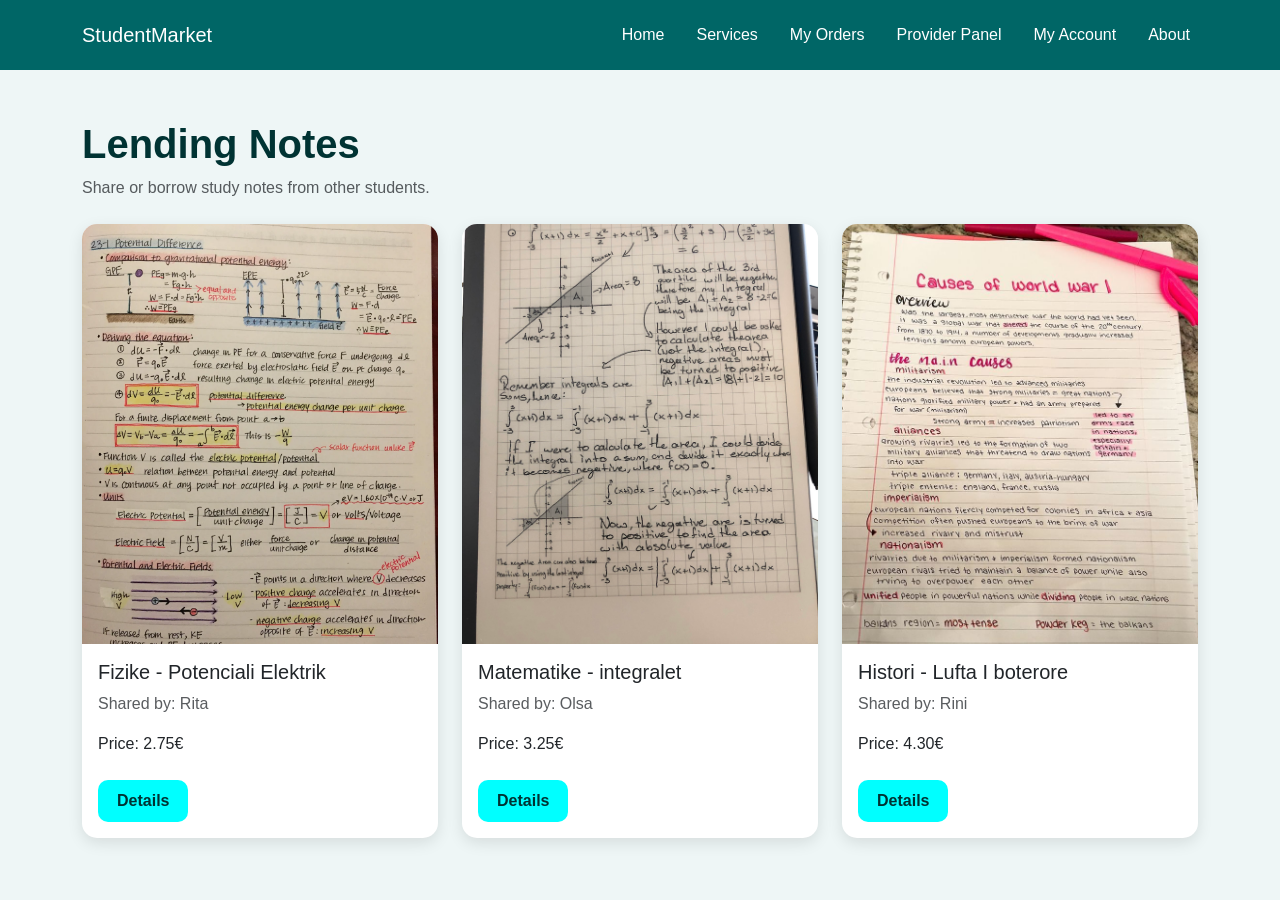
<file: SMcode/services/notes.html>
<!DOCTYPE html>
<html lang="en">
<head>
  <meta charset="UTF-8">
  <meta name="viewport" content="width=device-width, initial-scale=1.0">
  <title>Notes - StudentMarket</title>

  <!-- Bootstrap -->
  <link href="https://cdn.jsdelivr.net/npm/bootstrap@5.3.2/dist/css/bootstrap.min.css" rel="stylesheet">

  <style>

    body {
      background-color: #eef6f6;
      font-family: Arial, sans-serif;
    }

    .custom-navbar {
      background-color: #006666;
      padding: 15px;
    }

    .navbar-brand,
    .nav-link {
      color: white !important;
    }

    .nav-link:hover {
      color: #00ffff !important;
    }

    .btn-main {
      background-color: #00ffff;
      color: #003333;
      border-radius: 10px;
      font-weight: bold;
      padding: 8px 18px;
      text-decoration: none;
    }

    .page-title {
      margin-top: 50px;
      color: #003333;
      font-weight: bold;
    }

    .notes-card {
      border: none;
      border-radius: 15px;
      overflow: hidden;
      box-shadow: 0 5px 15px rgba(0,0,0,0.1);
      height: 100%;
    }

    .notes-card img {
      width: 100%;
      height: 420px;
      object-fit: cover;
    }

  </style>

</head>

<body>

<!-- NAVBAR -->
<nav class="navbar navbar-expand-lg navbar-dark custom-navbar sticky-top">
  <div class="container">
    <a class="navbar-brand" href="index.html">StudentMarket</a>

    <button class="navbar-toggler" type="button" data-bs-toggle="collapse" data-bs-target="#navMenu">
      <span class="navbar-toggler-icon"></span>
    </button>

    <div class="collapse navbar-collapse" id="navMenu">
      <ul class="navbar-nav ms-auto gap-3">
        <li class="nav-item"><a class="nav-link" href="index.html">Home</a></li>
        <li class="nav-item"><a class="nav-link" href="services.html">Services</a></li>
        <li class="nav-item"><a class="nav-link" href="my-orders.html">My Orders</a></li>
        <li class="nav-item"><a class="nav-link" href="provider.html">Provider Panel</a></li>
        <li class="nav-item"><a class="nav-link" href="myaccount.html">My Account</a></li>
        <li class="nav-item"><a class="nav-link" href="about.html">About</a></li>
      </ul>
    </div>
  </div>
</nav>

<!-- PAGE CONTENT -->
<div class="container">

  <h1 class="page-title">Lending Notes</h1>

  <p class="text-muted mb-4">
    Share or borrow study notes from other students.
  </p>

  <div class="row g-4">

    <!-- CARD 1 -->
    <div class="col-md-4">

      <div class="card notes-card">

        <img src="../images/phys.webp" alt="Physics Notes">

        <div class="card-body">

          <h5>Fizike - Potenciali Elektrik</h5>

          <p class="text-muted">Shared by: Rita</p>

          <p>Price: 2.75€</p>

          <a class="btn btn-main mt-2" href="../details.html?id=notes-physics-electric">
            Details
          </a>

        </div>

      </div>

    </div>

    <!-- CARD 2 -->
    <div class="col-md-4">

      <div class="card notes-card">

        <img src="../images/notes.jpg" alt="Math Notes">

        <div class="card-body">

          <h5>Matematike - integralet</h5>

          <p class="text-muted">Shared by: Olsa</p>

          <p>Price: 3.25€</p>

          <a class="btn btn-main mt-2" href="../details.html?id=notes-math-integrals">
            Details
          </a>

        </div>

      </div>

    </div>

    <!-- CARD 3 -->
    
    <div class="col-md-4">

      <div class="card notes-card">

        <img src="../images/histori.jpg" alt="Histori - Lufta I boterore">

        <div class="card-body">

          <h5>Histori - Lufta I boterore</h5>

          <p class="text-muted">Shared by: Rini</p>

          <p>Price: 4.30€</p>

          <a class="btn btn-main mt-2" href="../details.html?id=notes-geography">
            Details
          </a>

        </div>

      </div>

    </div>

  </div>

</div>

<script src="https://cdn.jsdelivr.net/npm/bootstrap@5.3.2/dist/js/bootstrap.bundle.min.js"></script>

</body>
</html>
</file>
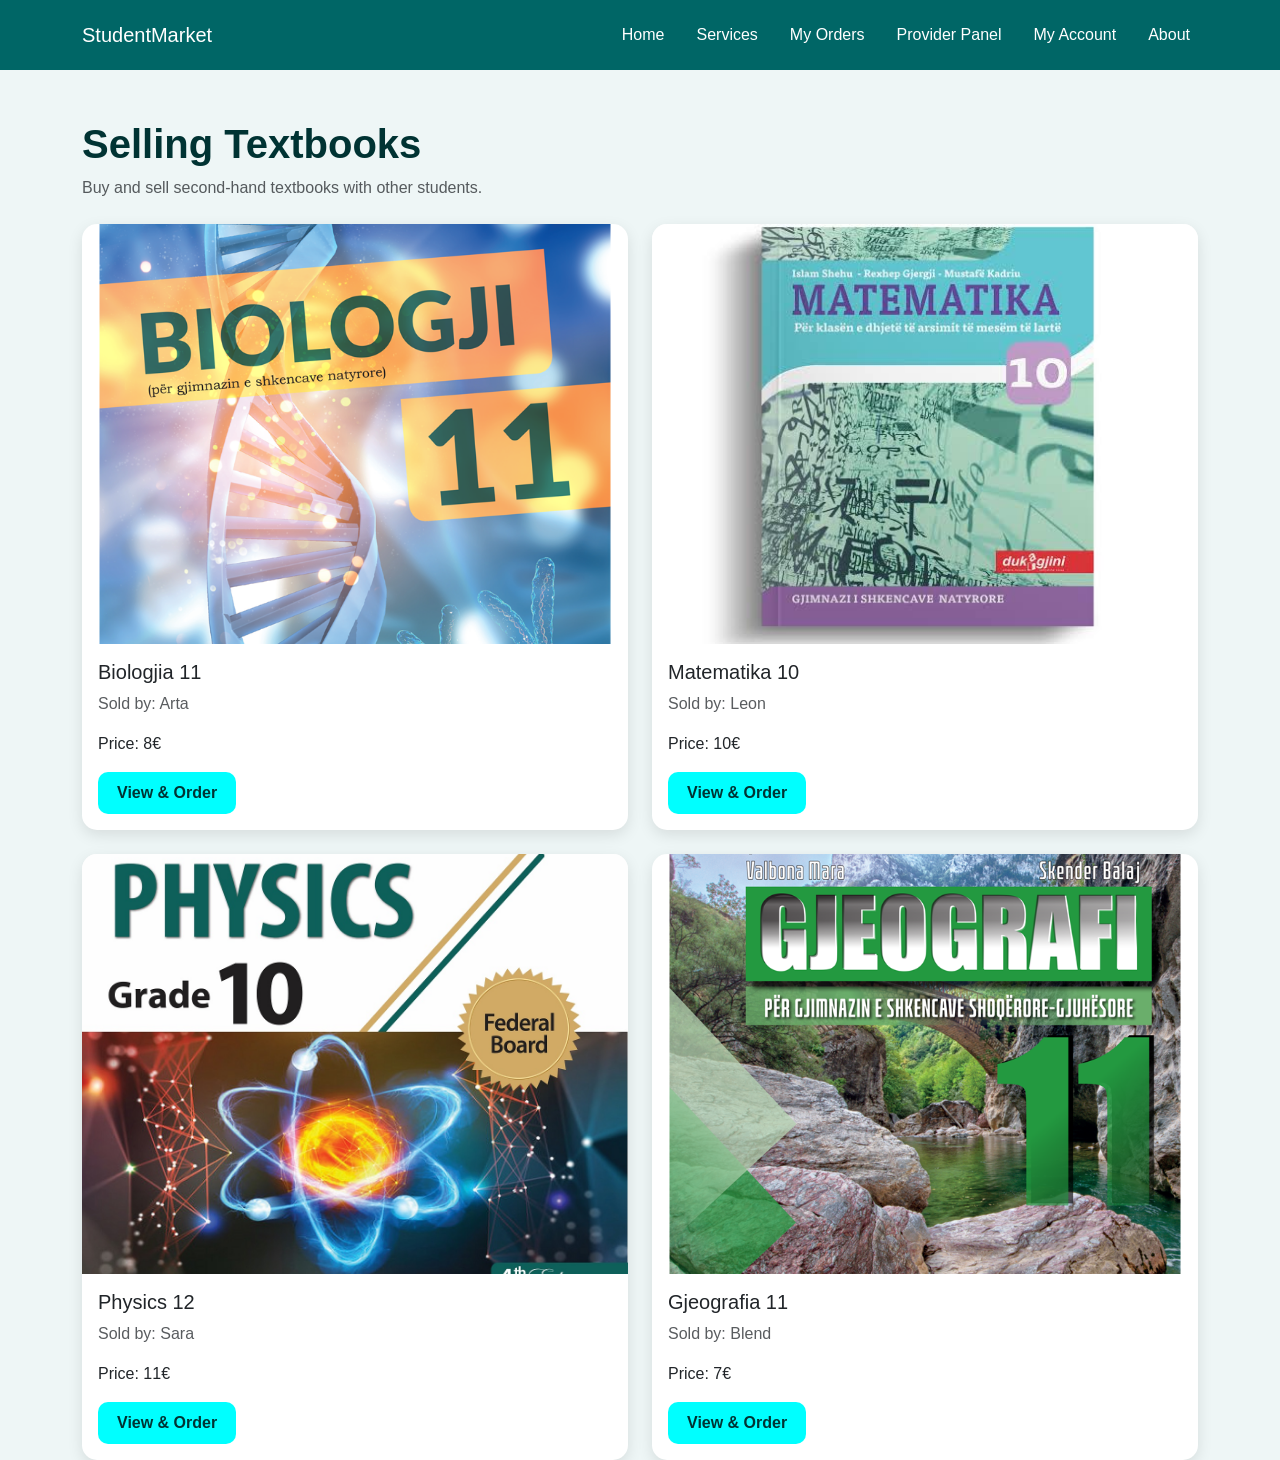
<file: SMcode/services/textbooks.html>
<!DOCTYPE html>
<html lang="en">
<head>
  <meta charset="UTF-8">
  <meta name="viewport" content="width=device-width, initial-scale=1.0">
  <title>Textbooks - StudentMarket</title>

  <!-- Bootstrap -->
  <link href="https://cdn.jsdelivr.net/npm/bootstrap@5.3.2/dist/css/bootstrap.min.css" rel="stylesheet">

  <style>

    body {
      background-color: #eef6f6;
      font-family: Arial, sans-serif;
    }

    .custom-navbar {
      background-color: #006666;
      padding: 15px;
    }

    .navbar-brand,
    .nav-link {
      color: white !important;
    }

    .nav-link:hover {
      color: #00ffff !important;
    }

    .btn-main {
      background-color: #00ffff;
      color: #003333;
      border-radius: 10px;
      font-weight: bold;
      padding: 8px 18px;
      text-decoration: none;
    }

    .page-title {
      margin-top: 50px;
      color: #003333;
      font-weight: bold;
    }

    .book-card {
      border: none;
      border-radius: 15px;
      overflow: hidden;
      box-shadow: 0 5px 15px rgba(0,0,0,0.1);
    }

    .book-card img {
      width: 100%;
      height: 420px;
      object-fit: cover;
    }

  </style>

</head>

<body>

<!-- NAVBAR -->
<nav class="navbar navbar-expand-lg navbar-dark custom-navbar sticky-top">
  <div class="container">
    <a class="navbar-brand" href="index.html">StudentMarket</a>

    <button class="navbar-toggler" type="button" data-bs-toggle="collapse" data-bs-target="#navMenu">
      <span class="navbar-toggler-icon"></span>
    </button>

    <div class="collapse navbar-collapse" id="navMenu">
      <ul class="navbar-nav ms-auto gap-3">
        <li class="nav-item"><a class="nav-link" href="index.html">Home</a></li>
        <li class="nav-item"><a class="nav-link" href="services.html">Services</a></li>
        <li class="nav-item"><a class="nav-link" href="my-orders.html">My Orders</a></li>
        <li class="nav-item"><a class="nav-link" href="provider.html">Provider Panel</a></li>
        <li class="nav-item"><a class="nav-link" href="myaccount.html">My Account</a></li>
        <li class="nav-item"><a class="nav-link" href="about.html">About</a></li>
      </ul>
    </div>
  </div>
</nav>

<!-- PAGE CONTENT -->
<div class="container">

  <h1 class="page-title">Selling Textbooks</h1>

  <p class="text-muted mb-4">
    Buy and sell second-hand textbooks with other students.
  </p>

  <div class="row g-4">

    <!-- CARD 1 -->
    <div class="col-md-6">
      <div class="card book-card">

        <img src="../images/biologjia.png" alt="Biologjia 11">

        <div class="card-body">

          <h5>Biologjia 11</h5>
          <p class="text-muted">Sold by: Arta</p>
          <p>Price: 8€</p>

          <a href="../details.html?id=textbooks-1" class="btn btn-main">
            View & Order
          </a>

        </div>

      </div>
    </div>

    <!-- CARD 2 -->
    <div class="col-md-6">
      <div class="card book-card">

        <img src="../images/math12.jpg" alt="Matematika 10">

        <div class="card-body">

          <h5>Matematika 10</h5>
          <p class="text-muted">Sold by: Leon</p>
          <p>Price: 10€</p>

          <a href="../details.html?id=textbooks-2" class="btn btn-main">
            View & Order
          </a>

        </div>

      </div>
    </div>

    <!-- CARD 3 -->
    <div class="col-md-6">
      <div class="card book-card">

        <img src="../images/fizikaa.jpg" alt="Physics 12">

        <div class="card-body">

          <h5>Physics 12</h5>
          <p class="text-muted">Sold by: Sara</p>
          <p>Price: 11€</p>

          <a href="../details.html?id=textbooks-3" class="btn btn-main">
            View & Order
          </a>

        </div>

      </div>
    </div>

    <!-- CARD 4 -->
    <div class="col-md-6">
      <div class="card book-card">

        <img src="../images/g3o.jpg" alt="Gjeografia 11">

        <div class="card-body">

          <h5>Gjeografia 11</h5>
          <p class="text-muted">Sold by: Blend</p>
          <p>Price: 7€</p>

          <a href="../details.html?id=textbooks-4" class="btn btn-main">
            View & Order
          </a>

        </div>

      </div>
    </div>

  </div>

</div>

<script src="https://cdn.jsdelivr.net/npm/bootstrap@5.3.2/dist/js/bootstrap.bundle.min.js"></script>

</body>
</html>
</file>
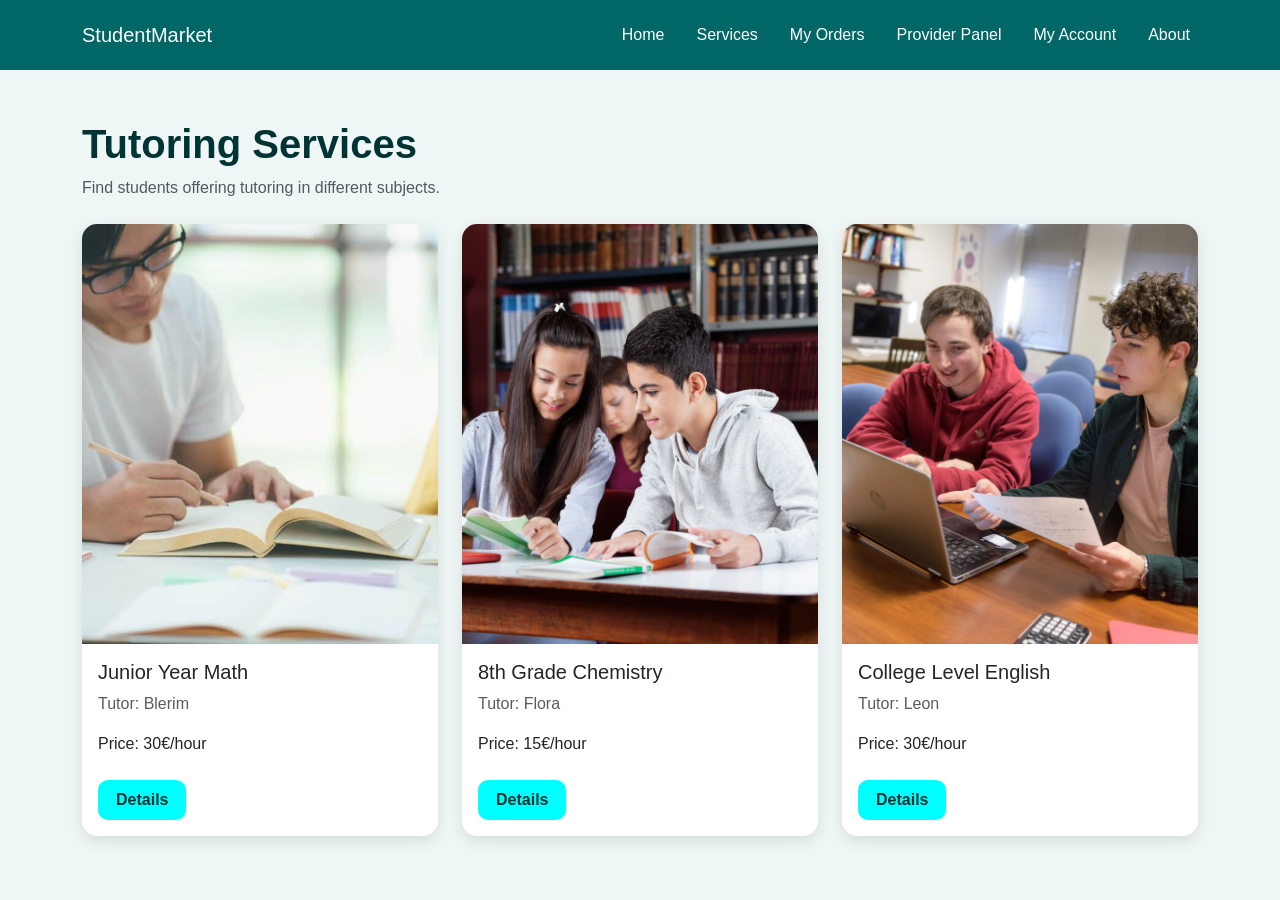
<file: SMcode/services/tutoring.html>
<!DOCTYPE html>
<html lang="en">
<head>
  <meta charset="UTF-8">
  <meta name="viewport" content="width=device-width, initial-scale=1.0">
  <title>Tutoring - StudentMarket</title>

  <!-- Bootstrap -->
  <link href="https://cdn.jsdelivr.net/npm/bootstrap@5.3.2/dist/css/bootstrap.min.css" rel="stylesheet">

  <style>

    body {
      background-color: #eef6f6;
      font-family: Arial, sans-serif;
    }

    .custom-navbar {
      background-color: #006666;
      padding: 15px;
    }

    .navbar-brand,
    .nav-link {
      color: white !important;
    }

    .nav-link:hover {
      color: #00ffff !important;
    }

    .btn-main {
      background-color: #00ffff;
      color: #003333;
      border-radius: 10px;
      font-weight: bold;
      padding: 8px 18px;
      text-decoration: none;
      border: none;
    }

    .page-title {
      margin-top: 50px;
      color: #003333;
      font-weight: bold;
    }

    .tutoring-card {
      border: none;
      border-radius: 15px;
      overflow: hidden;
      box-shadow: 0 5px 15px rgba(0,0,0,0.1);
      height: 100%;
    }

    .tutoring-card img {
      width: 100%;
      height: 420px;
      object-fit: cover;
    }

  </style>

</head>

<body>

<!-- NAVBAR -->
<nav class="navbar navbar-expand-lg navbar-dark custom-navbar sticky-top">
  <div class="container">
    <a class="navbar-brand" href="index.html">StudentMarket</a>

    <button class="navbar-toggler" type="button" data-bs-toggle="collapse" data-bs-target="#navMenu">
      <span class="navbar-toggler-icon"></span>
    </button>

    <div class="collapse navbar-collapse" id="navMenu">
      <ul class="navbar-nav ms-auto gap-3">
        <li class="nav-item"><a class="nav-link" href="index.html">Home</a></li>
        <li class="nav-item"><a class="nav-link" href="services.html">Services</a></li>
        <li class="nav-item"><a class="nav-link" href="my-orders.html">My Orders</a></li>
        <li class="nav-item"><a class="nav-link" href="provider.html">Provider Panel</a></li>
        <li class="nav-item"><a class="nav-link" href="myaccount.html">My Account</a></li>
        <li class="nav-item"><a class="nav-link" href="about.html">About</a></li>
      </ul>
    </div>
  </div>
</nav>
<!-- PAGE CONTENT -->
<div class="container">

  <h1 class="page-title">Tutoring Services</h1>

  <p class="text-muted mb-4">
    Find students offering tutoring in different subjects.
  </p>

  <div class="row g-4">

    <!-- CARD 1 -->
    <div class="col-md-4">
      <div class="card tutoring-card">

        <img src="../images/tutoring2.jpg" alt="Math Tutoring">

        <div class="card-body">

          <h5>Junior Year Math</h5>
          <p class="text-muted">Tutor: Blerim </p>
          <p>Price: 30€/hour</p>

          <a class="btn btn-main mt-2" href="../details.html?id=tutoring-math">
            Details
          </a>

        </div>

      </div>
    </div>

    <!-- CARD 2 -->
    <div class="col-md-4">
      <div class="card tutoring-card">

        <img src="../images/tutoring3.jpg" alt="Biology Tutoring">

        <div class="card-body">

          <h5>8th Grade Chemistry</h5>
          <p class="text-muted">Tutor: Flora</p>
          <p>Price: 15€/hour</p>

          <a class="btn btn-main mt-2" href="../details.html?id=tutoring-chemistry">
            Details
          </a>

        </div>

      </div>
    </div>

    <!-- CARD 3 -->
    <div class="col-md-4">
      <div class="card tutoring-card">

        <img src="../images/tutoring4.jpg" alt="English Tutoring">

        <div class="card-body">

          <h5>College Level English</h5>
          <p class="text-muted">Tutor: Leon</p>
          <p>Price: 30€/hour</p>

          <a class="btn btn-main mt-2" href="../details.html?id=tutoring-english">
            Details
          </a>

        </div>

      </div>
    </div>

  </div>

</div>

<script src="https://cdn.jsdelivr.net/npm/bootstrap@5.3.2/dist/js/bootstrap.bundle.min.js"></script>

</body>
</html>
</file>
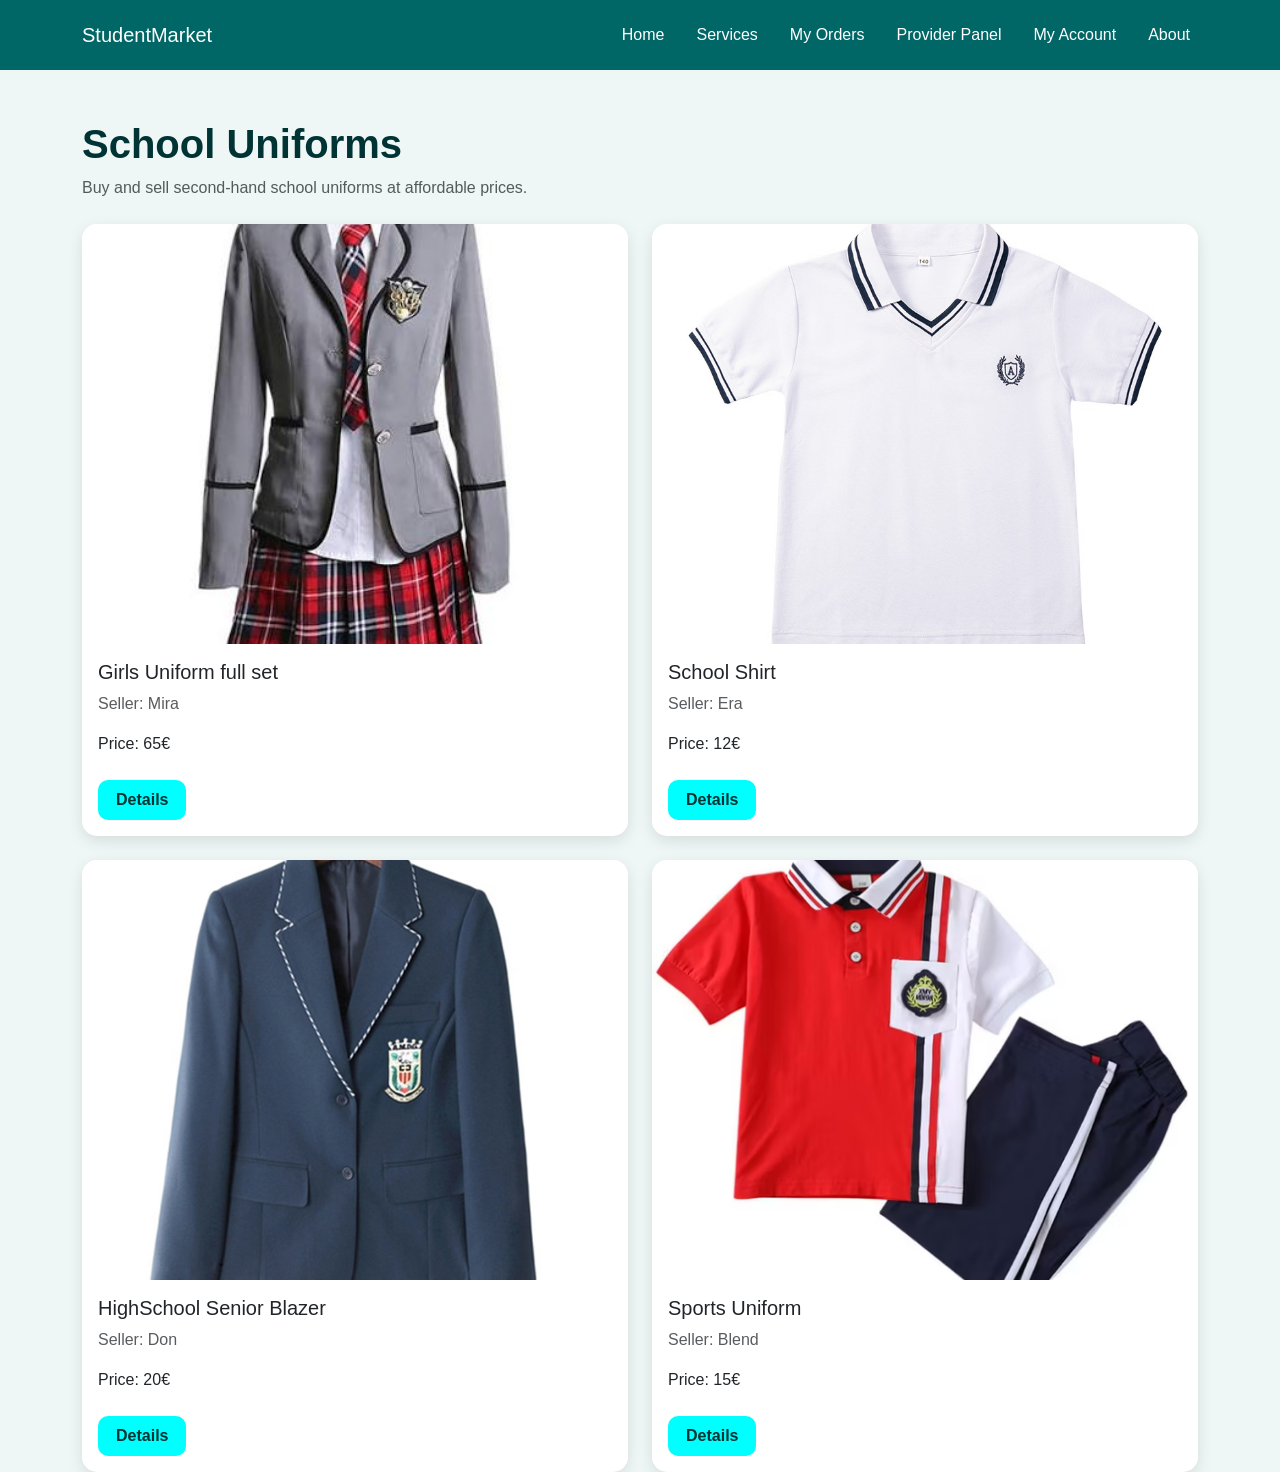
<file: SMcode/services/uniforms.html>
<!DOCTYPE html>
<html lang="en">
<head>
  <meta charset="UTF-8">
  <meta name="viewport" content="width=device-width, initial-scale=1.0">
  <title>Uniforms - StudentMarket</title>

  <link href="https://cdn.jsdelivr.net/npm/bootstrap@5.3.2/dist/css/bootstrap.min.css" rel="stylesheet">

  <style>
    body {
      background-color: #eef6f6;
      font-family: Arial, sans-serif;
    }

    .custom-navbar {
      background-color: #006666;
      padding: 15px;
    }

    .navbar-brand,
    .nav-link {
      color: white !important;
    }

    .nav-link:hover {
      color: #00ffff !important;
    }

    .btn-main {
      background-color: #00ffff;
      color: #003333;
      border-radius: 10px;
      font-weight: bold;
      padding: 8px 18px;
      text-decoration: none;
      border: none;
    }

    .page-title {
      margin-top: 50px;
      color: #003333;
      font-weight: bold;
    }

    .uniform-card {
      border: none;
      border-radius: 15px;
      overflow: hidden;
      box-shadow: 0 5px 15px rgba(0,0,0,0.1);
      height: 100%;
    }

    .uniform-card img {
      width: 100%;
      height: 420px;
      object-fit: cover;
    }
  </style>
</head>

<body>

<!-- NAVBAR -->
<nav class="navbar navbar-expand-lg navbar-dark custom-navbar sticky-top">
  <div class="container">
    <a class="navbar-brand" href="index.html">StudentMarket</a>

    <button class="navbar-toggler" type="button" data-bs-toggle="collapse" data-bs-target="#navMenu">
      <span class="navbar-toggler-icon"></span>
    </button>

    <div class="collapse navbar-collapse" id="navMenu">
      <ul class="navbar-nav ms-auto gap-3">
        <li class="nav-item"><a class="nav-link" href="index.html">Home</a></li>
        <li class="nav-item"><a class="nav-link" href="services.html">Services</a></li>
        <li class="nav-item"><a class="nav-link" href="my-orders.html">My Orders</a></li>
        <li class="nav-item"><a class="nav-link" href="provider.html">Provider Panel</a></li>
        <li class="nav-item"><a class="nav-link" href="myaccount.html">My Account</a></li>
        <li class="nav-item"><a class="nav-link" href="about.html">About</a></li>
      </ul>
    </div>
  </div>
</nav>

<!-- PAGE CONTENT -->
<div class="container">

  <h1 class="page-title">School Uniforms</h1>

  <p class="text-muted mb-4">
    Buy and sell second-hand school uniforms at affordable prices.
  </p>

  <div class="row g-4">

    <!-- CARD 1 -->
    <div class="col-md-6">
      <div class="card uniform-card">

        <img src="../images/uniform1.jpg" alt="Girls Uniform full set">

        <div class="card-body">
          <h5>Girls Uniform full set</h5>
          <p class="text-muted">Seller: Mira</p>
          <p>Price: 65€</p>

          <a class="btn btn-main mt-2" href="../details.html?id=uniform-girls">
            Details
          </a>
        </div>

      </div>
    </div>

    <!-- CARD 2 -->
    <div class="col-md-6">
      <div class="card uniform-card">

        <img src="../images/uniform2.avif" alt="School Shirt">

        <div class="card-body">
          <h5>School Shirt</h5>
          <p class="text-muted">Seller: Era</p>
          <p>Price: 12€</p>

          <a class="btn btn-main mt-2" href="../details.html?id=uniform-shirt">
            Details
          </a>
        </div>

      </div>
    </div>

    <!-- CARD 3 -->
    <div class="col-md-6">
      <div class="card uniform-card">

        <img src="../images/uniform3.avif" alt="High School Blazer">

        <div class="card-body">
          <h5>HighSchool Senior Blazer</h5>
          <p class="text-muted">Seller: Don</p>
          <p>Price: 20€</p>

          <a class="btn btn-main mt-2" href="../details.html?id=uniform-blazer">
            Details
          </a>
        </div>

      </div>
    </div>

    <!-- CARD 4 -->
    <div class="col-md-6">
      <div class="card uniform-card">

        <img src="../images/uniform4.avif" alt="Sports Uniform">

        <div class="card-body">
          <h5>Sports Uniform</h5>
          <p class="text-muted">Seller: Blend</p>
          <p>Price: 15€</p>

          <a class="btn btn-main mt-2" href="../details.html?id=uniform-sports">
            Details
          </a>
        </div>

      </div>
    </div>

  </div>

</div>

<script src="https://cdn.jsdelivr.net/npm/bootstrap@5.3.2/dist/js/bootstrap.bundle.min.js"></script>

</body>
</html>
</file>
<file: SMcode/css/style.css>
body {
  margin: 0;
  font-family: "Poppins", sans-serif;
  background: #eef6f6;
  color: #003333;
}

/* NAVBAR */
.custom-navbar {
  background: #006666;
  padding: 18px 0;
  box-shadow: 0 10px 25px rgba(0,0,0,0.2);
}

.navbar-brand {
  color: white !important;
  font-weight: 700;
  letter-spacing: 0.5px;
}

.nav-link {
  color: rgba(255,255,255,0.85) !important;
  font-weight: 500;
}

.nav-link:hover,
.nav-link.active {
  color: white !important;
}

/* BUTTON */
.btn-main {
  background: #00ffff;
  color: #003333;
  font-weight: 600;
  border-radius: 12px;
  padding: 10px 22px;
}

/* HERO */
.hero {
  background: linear-gradient(135deg, #006666, #009999);
  padding: 120px 0;
}

.hero-title {
  font-size: 3rem;
  font-weight: 800;
  color: #ffffff;
  margin-bottom: 10px;
}

.hero-text {
  font-size: 1.2rem;
  color: rgba(255,255,255,0.92);
}

/* ===========================
   SERVICES
=========================== */

.services-section{
    background:#f7fbfa;
}

.services-header{
    max-width:700px;
    margin:auto;
}

.services-badge{
    display:inline-block;
    padding:8px 18px;
    border-radius:30px;
    background:#dff5ee;
    color:#0d6b57;
    font-size:.8rem;
    font-weight:700;
    letter-spacing:1px;
}

.services-title{
    font-size:2.4rem;
    font-weight:700;
    color:#003333;
}

.services-subtitle{
    color:#6b7d7d;
    font-size:1.05rem;
    margin-top:15px;
}


/* CARD */

.card-box{
    display:flex;
    flex-direction:column;
    height:100%;
    background:#fff;
    border-radius:20px;
    padding:30px;
    text-decoration:none;
    color:#003333;
    transition:.35s ease;
    border:1px solid #e9efef;
    box-shadow:0 10px 25px rgba(0,0,0,.06);
}

.card-box:hover{
    transform:translateY(-10px);
    box-shadow:0 18px 35px rgba(0,0,0,.12);
    color:#003333;
}


/* ICON */

.service-icon{
    width:70px;
    height:70px;
    border-radius:18px;
    background:#dff5ee;
    display:flex;
    align-items:center;
    justify-content:center;
    font-size:2rem;
    color:#0d6b57;
    margin-bottom:22px;
    transition:.3s;
}

.card-box:hover .service-icon{
    background:#0d6b57;
    color:white;
}


/* SMALL LABEL */

.service-category{
    display:inline-block;
    font-size:.8rem;
    font-weight:600;
    color:#0d6b57;
    margin-bottom:10px;
}


/* TITLE */

.card-box h4{
    font-weight:700;
    margin-bottom:14px;
    font-size:1.35rem;
}


/* DESCRIPTION */

.card-box p{
    color:#687878;
    line-height:1.6;
    flex-grow:1;
}


/* BUTTON */

.service-link{
    margin-top:25px;
    font-weight:700;
    color:#0d6b57;
    display:flex;
    align-items:center;
    gap:8px;
    transition:.3s;
}

.card-box:hover .service-link{
    gap:14px;
}


/* MOBILE */

@media (max-width:768px){

.services-title{
    font-size:2rem;
}

.card-box{
    padding:25px;
}

}

/* NOTES PAGE */

.page-header {
  text-align: center;
  padding: 60px 0 30px;
}

.page-title {
  color: #003333;
  font-weight: 700;
  margin-bottom: 10px;
}

.page-subtitle {
  color: #4b6666;
}

.notes-card {
  border: none;
  border-radius: 18px;
  overflow: hidden;
  background: white;
  height: 100%;
  transition: 0.3s;
  box-shadow: 0 6px 20px rgba(0,0,0,0.08);
}

.notes-card:hover {
  transform: translateY(-8px);
  box-shadow: 0 12px 30px rgba(0,0,0,0.15);
}

.notes-card img {
  width: 100%;
  height: 250px;
  object-fit: cover;
}

.notes-card .card-body {
  padding: 20px;
}

.notes-card h5 {
  font-weight: 700;
  color: #003333;
}

.price {
  font-weight: 700;
  color: #006666;
  font-size: 1.1rem;
}

/* PAGE HEADER */

.page-header {
  text-align: center;
  padding: 60px 0 30px;
}

.page-title {
  color: #003333;
  font-weight: 700;
  margin-bottom: 10px;
}

.page-subtitle {
  color: #4b6666;
}

/* BOOK CARD */

.book-card {
  border: none;
  border-radius: 18px;
  overflow: hidden;
  background: white;
  height: 100%;
  transition: 0.3s;
  box-shadow: 0 6px 20px rgba(0,0,0,0.08);
}

.book-card:hover {
  transform: translateY(-8px);
  box-shadow: 0 12px 30px rgba(0,0,0,0.15);
}

.book-card img {
  width: 100%;
  height: 260px;
  object-fit: cover;
}

.book-card .card-body {
  padding: 20px;
}

.book-card h5 {
  font-weight: 700;
  color: #003333;
}

/* UNIFORMS PAGE */

.uniform-card {
  border: none;
  border-radius: 18px;
  overflow: hidden;
  background: white;
  height: 100%;
  transition: 0.3s;
  box-shadow: 0 6px 20px rgba(0,0,0,0.08);
}

.uniform-card:hover {
  transform: translateY(-8px);
  box-shadow: 0 12px 30px rgba(0,0,0,0.15);
}

.uniform-card img {
  width: 100%;
  height: 260px;
  object-fit: cover;
}

.uniform-card .card-body {
  padding: 20px;
}

.uniform-card h5 {
  font-weight: 700;
  color: #003333;
}

/* HOME PAGE */

section h2 {
  color: #003333;
  font-weight: 700;
}

section p {
  color: #4b6666;
}

/* Feature cards */

.card {
  border: none;
  border-radius: 18px;
  overflow: hidden;
  transition: .3s;
  box-shadow: 0 6px 20px rgba(0,0,0,.08);
}

.card:hover {
  transform: translateY(-8px);
  box-shadow: 0 12px 30px rgba(0,0,0,.15);
}

.card i {
  color: #009999;
}

.card h4,
.card h5 {
  color: #003333;
  font-weight: 700;
}

.card p {
  color: #4b6666;
}

/* HOW IT WORKS */

.bg-light {
  background: #eef6f6 !important;
}

.bg-light h3 {
  width: 70px;
  height: 70px;
  margin: 0 auto 20px;
  border-radius: 50%;
  background: #006666;
  color: white;
  display: flex;
  justify-content: center;
  align-items: center;
  font-weight: 700;
}

.bg-light h5 {
  color: #003333;
}

.bg-light p {
  color: #4b6666;
}

/* Featured services */

.card img {
  height: 220px;
  object-fit: cover;
}

/* CTA */

.bg-success {
  background: linear-gradient(135deg, #006666, #009999) !important;
}

.bg-success h2 {
  color: #ffffff;
}

.bg-success p {
  color: rgba(255,255,255,0.92);
}

.bg-success .btn-light {
  background: #00ffff;
  color: #003333;
  border: none;
  border-radius: 12px;
  font-weight: 600;
  padding: 12px 30px;
}

.bg-success .btn-light:hover {
  background: #7fffff;
  color: #003333;
}

/* FOOTER */

footer {
  background: #003333;
}

footer h5 {
  color: white;
  font-weight: 700;
}

footer p {
  color: rgba(255,255,255,0.8);
}

footer a {
  color: #00ffff;
  font-size: 22px;
  transition: .3s;
}

footer a:hover {
  color: white;
}

footer hr {
  border-color: rgba(255,255,255,.2);
}

/* DETAILS AND ORDERS */

.details-image-box,
.details-card,
.order-card,
.empty-orders {
  background: white;
  border-radius: 18px;
  box-shadow: 0 6px 20px rgba(0,0,0,0.08);
}

.details-image-box {
  overflow: hidden;
}

.details-image-box img {
  width: 100%;
  height: 430px;
  object-fit: cover;
}

.details-card {
  padding: 30px;
}

.details-card h1 {
  color: #003333;
  font-weight: 700;
  margin: 12px 0;
}

.details-category,
.order-meta {
  display: inline-block;
  color: #006666;
  font-weight: 700;
  margin-bottom: 8px;
}

.order-form label {
  color: #003333;
  font-weight: 600;
}

.form-error {
  color: #b00020;
  font-weight: 600;
}

.order-card,
.empty-orders {
  padding: 24px;
}

.order-card h5 {
  color: #003333;
  font-weight: 700;
}

.order-card p {
  margin-bottom: 8px;
}

/* ===========================
   MY ACCOUNT PAGE
=========================== */

.account-header {
  background: linear-gradient(135deg, #006666, #009999);
  padding: 70px 0 100px;
  text-align: center;
}

.account-header h1 {
  color: #ffffff;
  font-weight: 800;
  font-size: 2.2rem;
  margin-bottom: 8px;
}

.account-header p {
  color: rgba(255,255,255,0.9);
  margin: 0;
}

.account-card {
  max-width: 640px;
  margin: -70px auto 60px;
  background: #ffffff;
  border-radius: 20px;
  box-shadow: 0 12px 30px rgba(0,0,0,0.1);
  padding: 40px;
  position: relative;
}

.account-avatar-wrap {
  text-align: center;
  margin-top: -90px;
  margin-bottom: 20px;
}

.account-avatar {
  width: 130px;
  height: 130px;
  border-radius: 50%;
  object-fit: cover;
  border: 5px solid #ffffff;
  box-shadow: 0 8px 20px rgba(0,0,0,0.15);
  background: #eef6f6;
}

.account-name {
  text-align: center;
  color: #003333;
  font-weight: 700;
  font-size: 1.6rem;
  margin-bottom: 4px;
}

.account-email {
  text-align: center;
  color: #6b7d7d;
  margin-bottom: 30px;
}

.account-divider {
  border: none;
  border-top: 1px solid #e9efef;
  margin: 25px 0;
}

.account-info-row {
  display: flex;
  align-items: center;
  gap: 16px;
  padding: 14px 0;
}

.account-info-icon {
  width: 46px;
  height: 46px;
  min-width: 46px;
  border-radius: 12px;
  background: #dff5ee;
  color: #0d6b57;
  display: flex;
  align-items: center;
  justify-content: center;
  font-size: 1.2rem;
}

.account-info-label {
  font-size: 0.8rem;
  font-weight: 600;
  color: #0d6b57;
  text-transform: uppercase;
  letter-spacing: 0.5px;
  margin-bottom: 2px;
}

.account-info-value {
  color: #003333;
  font-weight: 600;
}

.account-actions {
  margin-top: 30px;
  display: flex;
  gap: 14px;
  flex-wrap: wrap;
}

.btn-outline-account {
  border: 2px solid #006666;
  color: #006666;
  font-weight: 700;
  border-radius: 12px;
  padding: 10px 22px;
  background: transparent;
  transition: 0.2s ease;
}

.btn-outline-account:hover {
  background: #006666;
  color: #ffffff;
}
</file>
